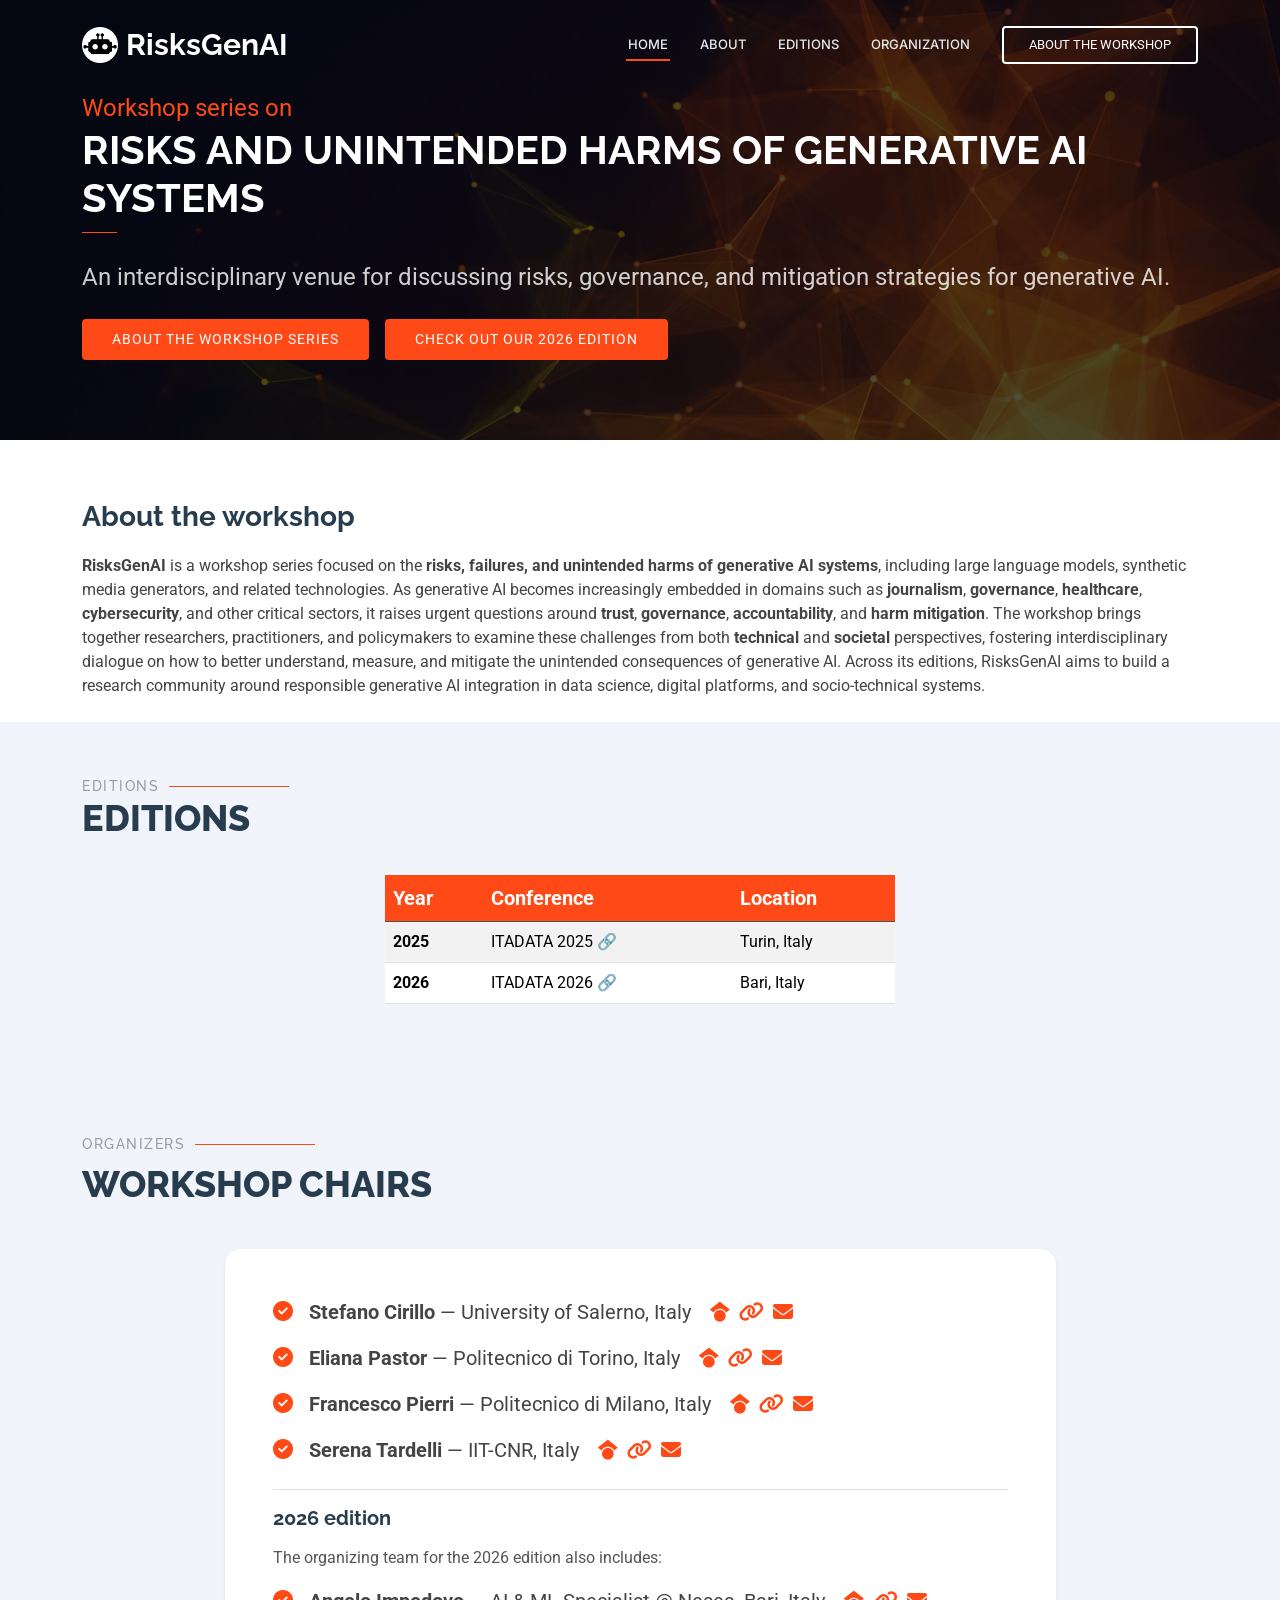
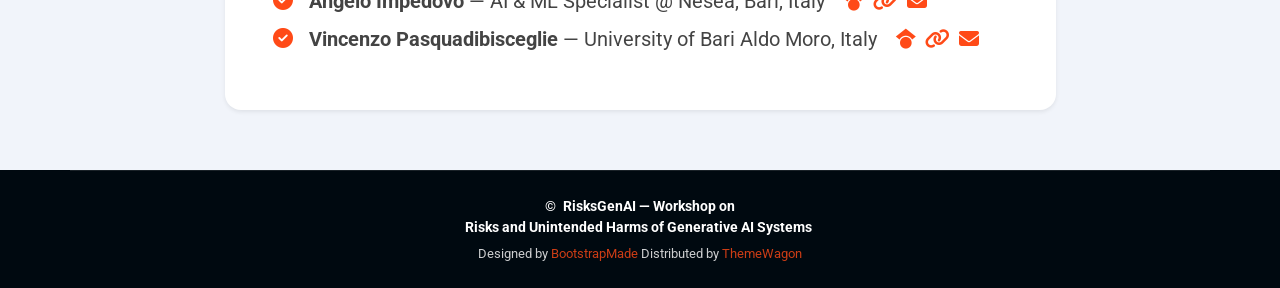
<file: index.html>
<!DOCTYPE html>
<html lang="en">

<head>
  <meta charset="utf-8">
  <meta content="width=device-width, initial-scale=1.0" name="viewport">
  <title>RisksGenAI - Workshop on Risks and Unintended Harms of Generative AI Systems</title>
  <meta name="description"
    content="RisksGenAI is a workshop series on risks, failures, and unintended harms of generative AI systems, bringing together researchers and practitioners across technical, social, and policy perspectives.">
  <meta name="keywords"
    content="RisksGenAI, generative AI, AI risks, unintended harms, workshop, trustworthy AI, AI governance, synthetic media, big data">

  <!-- Favicons -->
  <link href="assets/img/favicon.png" rel="icon">
  <link href="assets/img/apple-touch-icon.png" rel="apple-touch-icon">

  <!-- Fonts -->
  <link href="https://fonts.googleapis.com" rel="preconnect">
  <link href="https://fonts.gstatic.com" rel="preconnect" crossorigin>
  <link
    href="https://fonts.googleapis.com/css2?family=Roboto:ital,wght@0,100;0,300;0,400;0,500;0,700;0,900;1,100;1,300;1,400;1,500;1,700;1,900&family=Raleway:ital,wght@0,100;0,200;0,300;0,400;0,500;0,600;0,700;0,800;0,900;1,100;1,200;1,300;1,400;1,500;1,600;1,700;1,800;1,900&family=Inter:wght@100;200;300;400;500;600;700;800;900&display=swap"
    rel="stylesheet">

  <!-- Vendor CSS Files -->
  <link href="assets/vendor/bootstrap/css/bootstrap.min.css" rel="stylesheet">
  <link href="assets/vendor/bootstrap-icons/bootstrap-icons.css" rel="stylesheet">
  <link href="assets/vendor/aos/aos.css" rel="stylesheet">
  <link rel="stylesheet" href="https://cdnjs.cloudflare.com/ajax/libs/font-awesome/6.5.2/css/all.min.css" />

  <!-- Main CSS File -->
  <link href="assets/css/main.css" rel="stylesheet">
</head>

<body class="index-page">

  <header id="header" class="header d-flex align-items-center fixed-top">
    <div class="container-fluid container-xl position-relative d-flex align-items-center">

      <a href="index.html" class="logo d-flex align-items-center me-auto">
        <img src="assets/img/logo.png" alt="logo">
        <h1 class="sitename">RisksGenAI</h1>
      </a>

      <nav id="navmenu" class="navmenu">
        <ul>
          <li><a href="#hero" class="active">Home</a></li>
          <li><a href="#about">About</a></li>
          <li><a href="#editions">Editions</a></li>
          <li><a href="#organization">Organization</a></li>
        </ul>
        <i class="mobile-nav-toggle d-xl-none bi bi-list"></i>
      </nav>

      <a class="cta-btn menu-more" href="#about">About the workshop</a>
    </div>
  </header>

  <main class="main">

    <!-- Hero Section -->
    <section id="hero" class="hero section dark-background" style="min-height: 20vh;">
      <img src="assets/img/location/landing.png" alt="" data-aos="">

      <div class="container d-flex flex-column align-items-left fs-3">
        <p data-aos=" data-aos-delay="100" style="color: #ff4a17;">Workshop series on</p>
        <h2 class="fs-1" data-aos="" data-aos-delay="100">Risks and Unintended Harms of Generative AI Systems</h2>
        <p data-aos="" data-aos-delay="100" class="line mb-3"></p>
        <p data-aos="" data-aos-delay="200">
          An interdisciplinary venue for discussing risks, governance, and mitigation strategies for generative AI.
        </p>
        <div class="d-flex mt-4" data-aos="" data-aos-delay="300">
          <a href="#about" class="btn-get-started">About the workshop series</a>
          
          <a class="btn-get-started ms-3"
            href="2026/"
            target="_blank"
            rel="noopener noreferrer"
            style="cursor: pointer;">
            Check out our 2026 edition
          </a>
        </div>
      </div>
    </section>
    <!-- /Hero Section -->

    <!-- About Section -->
    <section id="about" class="about section pb-2">
      <div class="container">
        <div class="">
          <div class="" > <!-- data-aos="fade-up" data-aos-duration="550" data-aos-delay="50" -->
            <h3>About the workshop</h3>
            <p>
              <strong>RisksGenAI</strong> is a workshop series focused on the
              <strong>risks, failures, and unintended harms of generative AI systems</strong>,
              including large language models, synthetic media generators, and related technologies.
            
              As generative AI becomes increasingly embedded in domains such as
              <strong>journalism</strong>, <strong>governance</strong>, <strong>healthcare</strong>,
              <strong>cybersecurity</strong>, and other critical sectors, it raises urgent questions around
              <strong>trust</strong>, <strong>governance</strong>, <strong>accountability</strong>,
              and <strong>harm mitigation</strong>.
            
              The workshop brings together researchers, practitioners, and policymakers to examine
              these challenges from both <strong>technical</strong> and <strong>societal</strong> perspectives,
              fostering interdisciplinary dialogue on how to better understand, measure, and mitigate
              the unintended consequences of generative AI.
            
              Across its editions, RisksGenAI aims to build a research community around responsible
              generative AI integration in data science, digital platforms, and socio-technical systems.
            </p>
          </div>

        </div>
      </div>
    </section>
    <!-- /About Section -->

    <!-- Editions Section -->
    <section id="editions" class="section light-background">
      <div class="container section-title" > <!-- data-aos="fade-up" -->
        <h2>Editions</h2>
        <p>EDITIONS</p>
      </div>

      <div class="container col-lg-5" > <!-- data-aos="fade-up" data-aos-delay="100" -->
        <div class="table-responsive ">
          <table class="table table-striped table-hover align-middle">
            <thead class="table-dark fs-5">
              <tr>
                <th scope="col" style="background-color: #ff4a17; color: #ffffff;">Year</th>
                <th scope="col" style="background-color: #ff4a17; color: #ffffff;">Conference</th>
                <th scope="col" style="background-color: #ff4a17; color: #ffffff;">Location</th>
              </tr>
            </thead>
            <tbody>
              <tr onclick="window.open('2025/', '_blank')" style="cursor: pointer;">
                <td><strong>2025</strong></td>
                <td>ITADATA 2025 🔗</td>
                <td>Turin, Italy</td>
              </tr>
              <tr onclick="window.open('2026/', '_blank')" style="cursor: pointer;">
                <td><strong>2026</strong></td>
                <td>ITADATA 2026 🔗</td>
                <td>Bari, Italy</td>
              </tr>
            </tbody>
          </table>
        </div>
      </div>
    </section>
    <!-- /Editions Section -->

    <!-- Organization Section -->
<section id="organization" class="section light-background">
  <div class="container section-title" > <!-- data-aos="fade-up" -->
    <h2>Organizers</h2>
    <p class="mb-2 mt-2">WORKSHOP CHAIRS</p>
  </div>

  <div class="container" > <!-- data-aos="fade-up" data-aos-delay="100" -->
    <div class="row justify-content-center">
      <div class="col-lg-9">
        <div class="p-4 p-lg-5 rounded-4 shadow-sm" style="background-color: #ffffff;">
          
          <ul class="list-unstyled mb-4 fs-5">
            <li class="mb-3 d-flex align-items-start">
              <i class="fa-solid fa-circle-check me-3 mt-1" style="color: #ff4a17;"></i>
              <span>
                <strong>Stefano Cirillo</strong> — University of Salerno, Italy
                &nbsp;
                <a href="https://scholar.google.it/citations?hl=it&user=hp98wacAAAAJ" target="_blank" rel="noopener noreferrer" class="ms-1">
                  <i class="fa-brands fa-google-scholar"></i>
                </a>
                <a href="https://docenti.unisa.it/032633/en/home" target="_blank" rel="noopener noreferrer" class="ms-1">
                  <i class="fa-solid fa-link"></i>
                </a>
                <a href="mailto:scirillo@unisa.it" class="ms-1">
                  <i class="fa-solid fa-envelope"></i>
                </a>
              </span>
            </li>

            <li class="mb-3 d-flex align-items-start">
              <i class="fa-solid fa-circle-check me-3 mt-1" style="color: #ff4a17;"></i>
              <span>
                <strong>Eliana Pastor</strong> — Politecnico di Torino, Italy
                &nbsp;
                <a href="https://scholar.google.it/citations?hl=it&user=rYnakoAAAAAJ" target="_blank" rel="noopener noreferrer" class="ms-1">
                  <i class="fa-brands fa-google-scholar"></i>
                </a>
                <a href="https://elianap.github.io/" target="_blank" rel="noopener noreferrer" class="ms-1">
                  <i class="fa-solid fa-link"></i>
                </a>
                <a href="mailto:eliana.pastor@polito.it" class="ms-1">
                  <i class="fa-solid fa-envelope"></i>
                </a>
              </span>
            </li>

            <li class="mb-3 d-flex align-items-start">
              <i class="fa-solid fa-circle-check me-3 mt-1" style="color: #ff4a17;"></i>
              <span>
                <strong>Francesco Pierri</strong> — Politecnico di Milano, Italy
                &nbsp;
                <a href="https://scholar.google.it/citations?hl=it&user=b17WlbMAAAAJ" target="_blank" rel="noopener noreferrer" class="ms-1">
                  <i class="fa-brands fa-google-scholar"></i>
                </a>
                <a href="https://pierri.faculty.polimi.it/" target="_blank" rel="noopener noreferrer" class="ms-1">
                  <i class="fa-solid fa-link"></i>
                </a>
                <a href="mailto:francesco.pierri@polimi.it" class="ms-1">
                  <i class="fa-solid fa-envelope"></i>
                </a>
              </span>
            </li>

            <li class="mb-3 d-flex align-items-start">
              <i class="fa-solid fa-circle-check me-3 mt-1" style="color: #ff4a17;"></i>
              <span>
                <strong>Serena Tardelli</strong> — IIT-CNR, Italy
                &nbsp;
                <a href="https://scholar.google.it/citations?user=GNDtlNMAAAAJ" target="_blank" rel="noopener noreferrer" class="ms-1">
                  <i class="fa-brands fa-google-scholar"></i>
                </a>
                <a href="https://www.iit.cnr.it/serena.tardelli/" target="_blank" rel="noopener noreferrer" class="ms-1">
                  <i class="fa-solid fa-link"></i>
                </a>
                <a href="mailto:serena.tardelli@iit.cnr.it" class="ms-1">
                  <i class="fa-solid fa-envelope"></i>
                </a>
              </span>
            </li>
          </ul>

          <div class="pt-3 border-top">
            <h5 class="fw-bold mb-3" style="color: #273D4E;">2026 edition</h5>
            <p class="mb-3" style="color: #555;">
              The organizing team for the 2026 edition also includes:
            </p>

            <ul class="list-unstyled mb-0 fs-5">
              <li class="mb-2 d-flex align-items-start">
                <i class="fa-solid fa-circle-check me-3 mt-1" style="color: #ff4a17;"></i>
                <span>
                  <strong>Angelo Impedovo</strong> — AI & ML Specialist @ Nesea, Bari, Italy
                  &nbsp;
                  <a href="https://scholar.google.com/citations?user=H8SVsSIAAAAJ&hl=it" target="_blank" rel="noopener noreferrer" class="ms-1">
                    <i class="fa-brands fa-google-scholar"></i>
                  </a>
                  <a href="https://www.linkedin.com/in/angelo-impedovo/" target="_blank" rel="noopener noreferrer" class="ms-1">
                    <i class="fa-solid fa-link"></i>
                  </a>
                  <a href="mailto:a.impedovo@nesea.it" class="ms-1">
                    <i class="fa-solid fa-envelope"></i>
                  </a>
                </span>
              </li>

              <li class="mb-2 d-flex align-items-start">
                <i class="fa-solid fa-circle-check me-3 mt-1" style="color: #ff4a17;"></i>
                <span>
                  <strong>Vincenzo Pasquadibisceglie</strong> — University of Bari Aldo Moro, Italy
                  &nbsp;
                  <a href="https://scholar.google.com/citations?user=61A90MoAAAAJ&hl=it" target="_blank" rel="noopener noreferrer" class="ms-1">
                    <i class="fa-brands fa-google-scholar"></i>
                  </a>
                  <a href="https://kdde.di.uniba.it/people/vincenzo-pasquadibisceglie/" target="_blank" rel="noopener noreferrer" class="ms-1">
                    <i class="fa-solid fa-link"></i>
                  </a>
                  <a href="mailto:vincenzo.pasquadibisceglie@uniba.it" class="ms-1">
                    <i class="fa-solid fa-envelope"></i>
                  </a>
                </span>
              </li>
            </ul>
          </div>

        </div>
      </div>
    </div>
  </div>
</section>
<!-- /Organization Section -->

  </main>

  <footer id="footer" class="footer dark-background">
    <div class="container copyright text-center">
      <p>© <strong class="px-1 sitename">RisksGenAI — Workshop on <br> Risks and Unintended Harms of Generative AI Systems</strong></p>
      <div class="credits">
        Designed by <a href="https://bootstrapmade.com/" target="_blank" rel="noopener noreferrer">BootstrapMade</a>
        Distributed by <a href="https://themewagon.com" target="_blank" rel="noopener noreferrer">ThemeWagon</a>
      </div>
    </div>
  </footer>

  <!-- Scroll Top -->
  <a href="#" id="scroll-top" class="scroll-top d-flex align-items-center justify-content-center">
    <i class="bi bi-arrow-up-short"></i>
  </a>

  <!-- Preloader -->
  <div id="preloader"></div>

  <!-- Vendor JS Files -->
  <script src="assets/vendor/bootstrap/js/bootstrap.bundle.min.js"></script>
  <script src="assets/vendor/aos/aos.js"></script>

  <!-- Main JS File -->
  <script src="assets/js/main.js"></script>

</body>

</html>
</file>
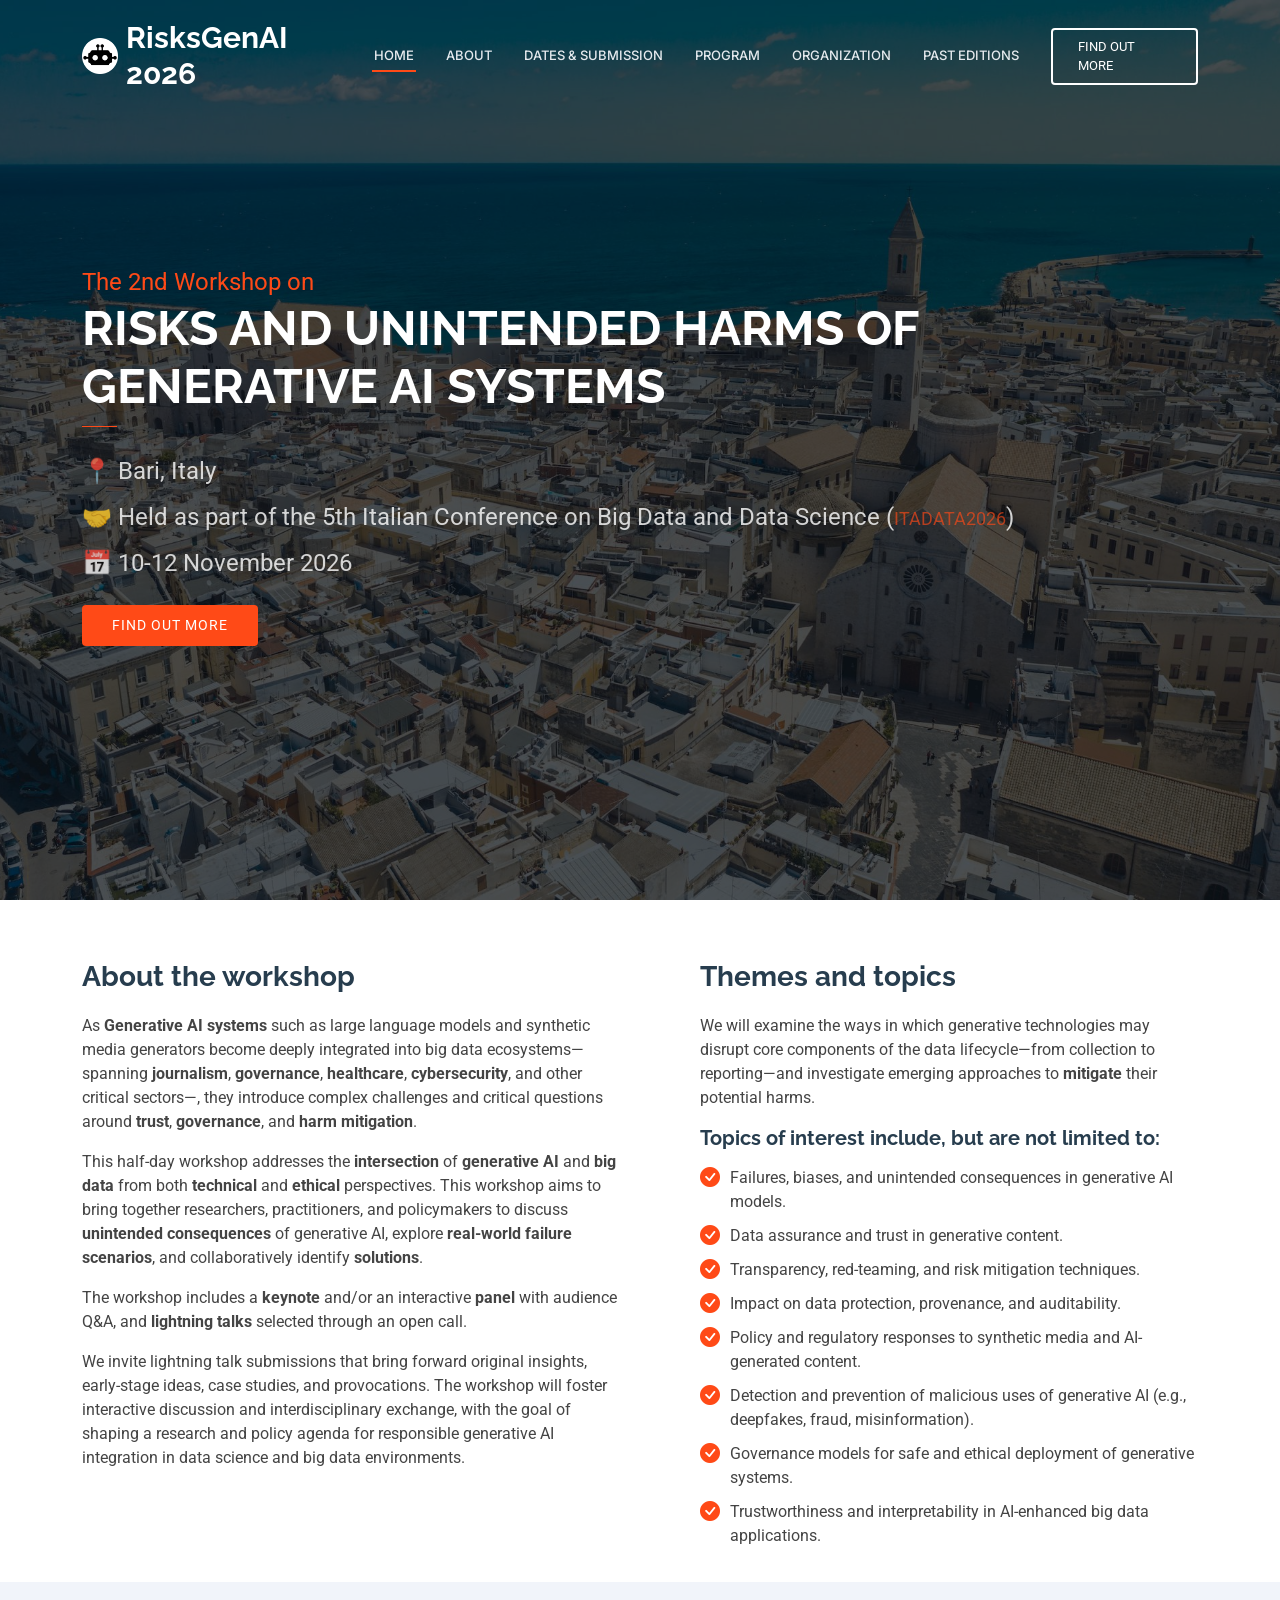
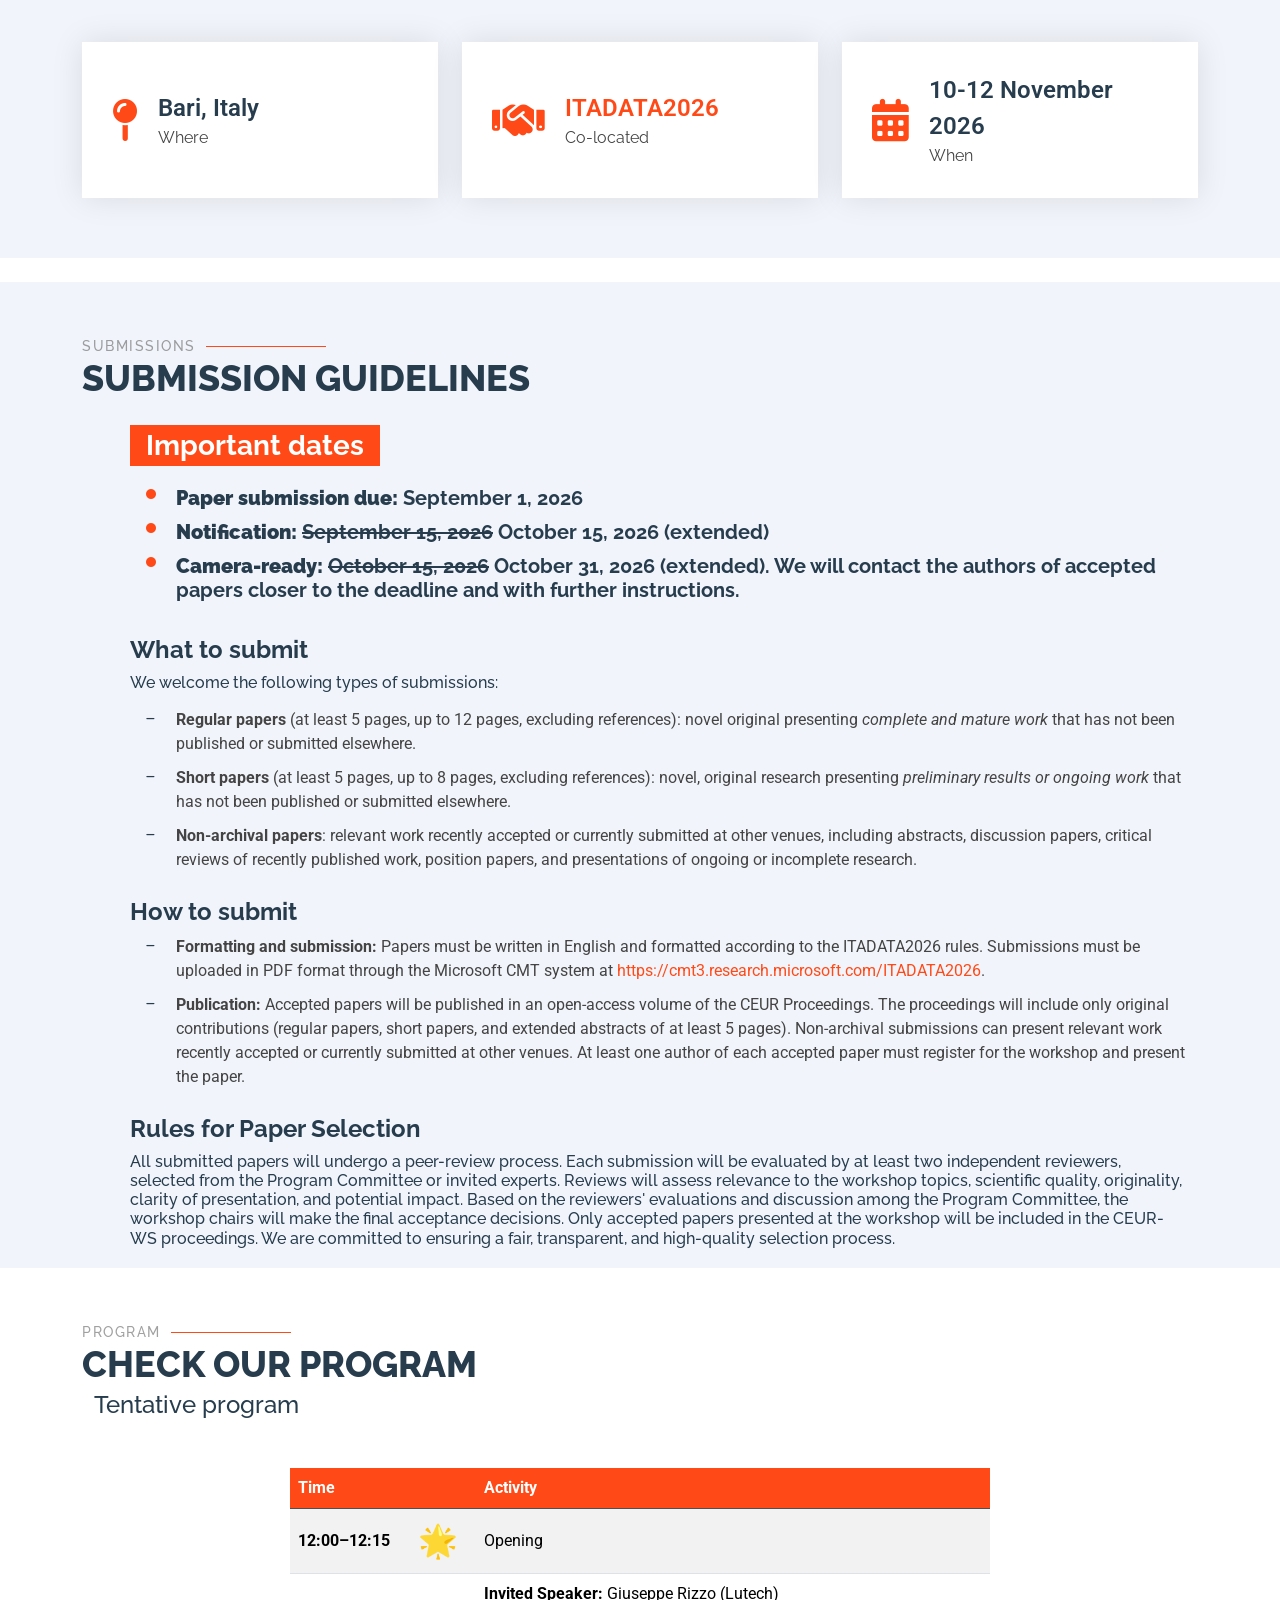
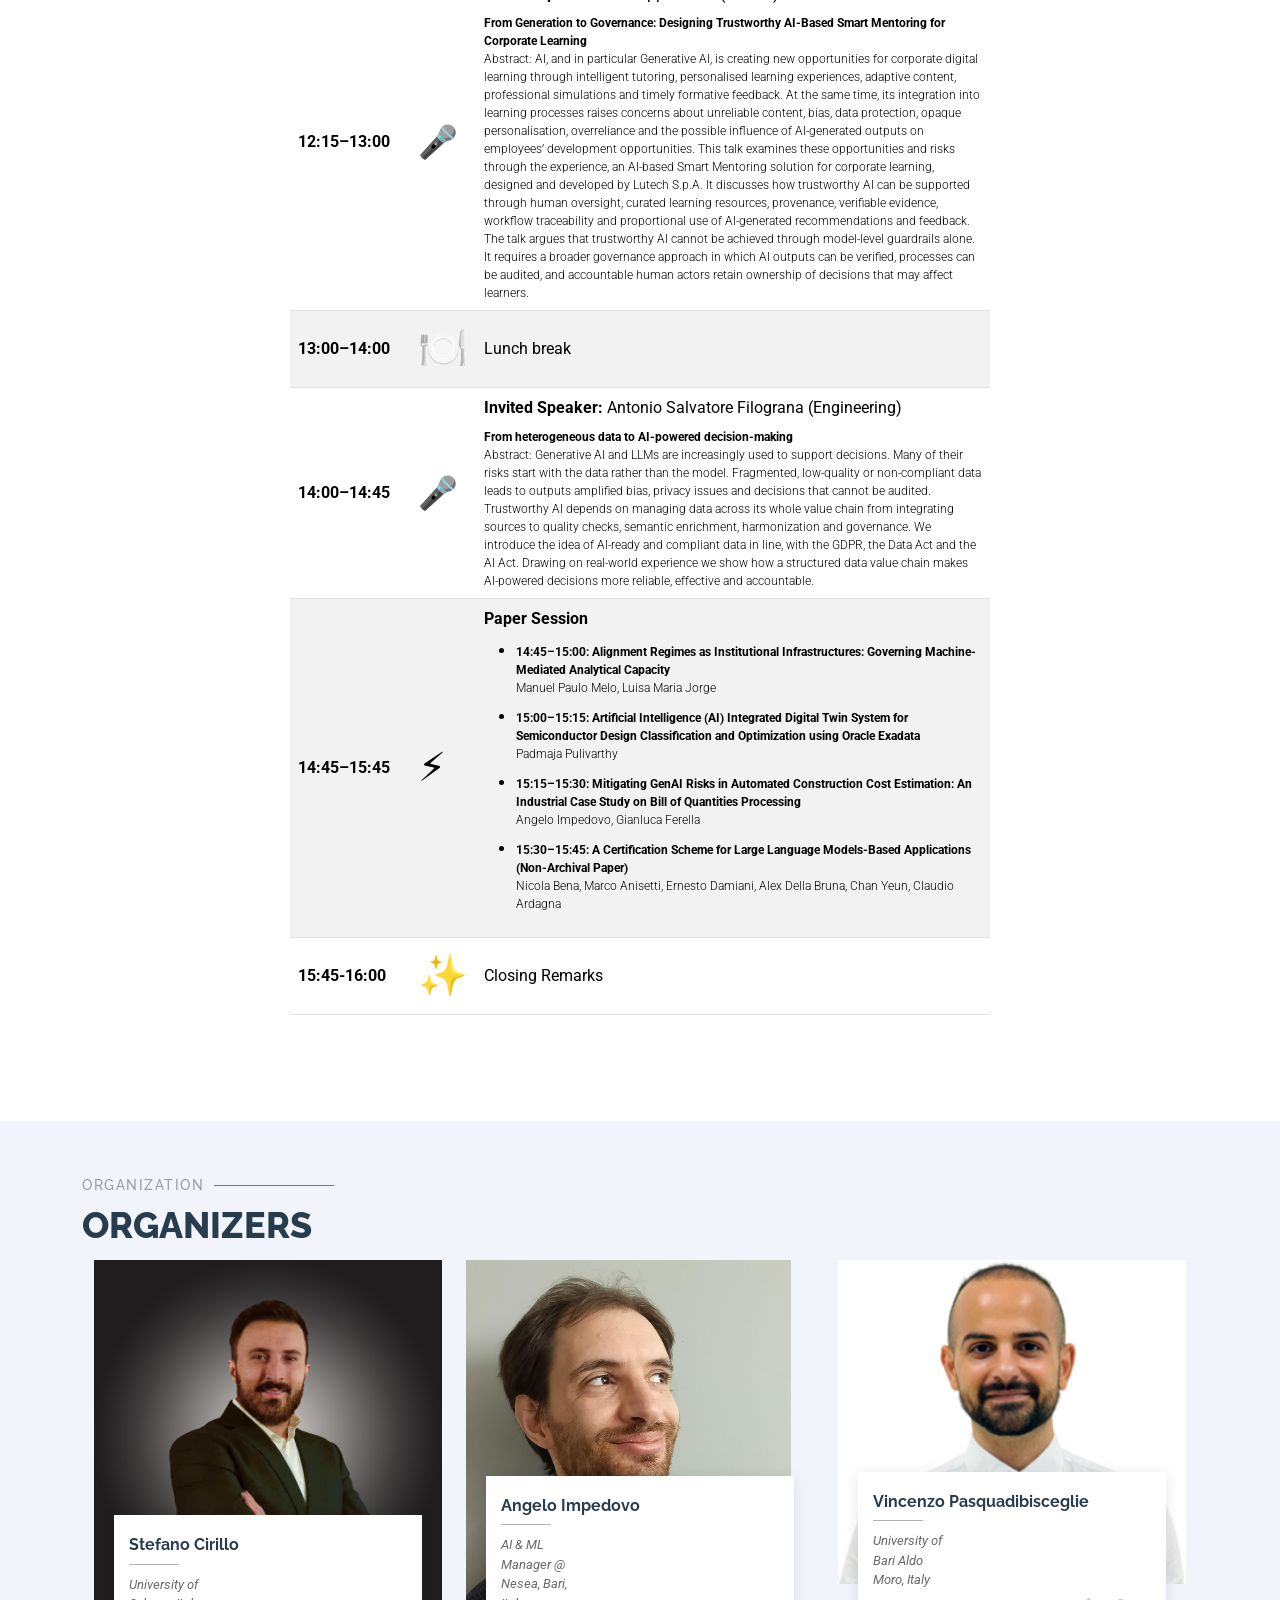
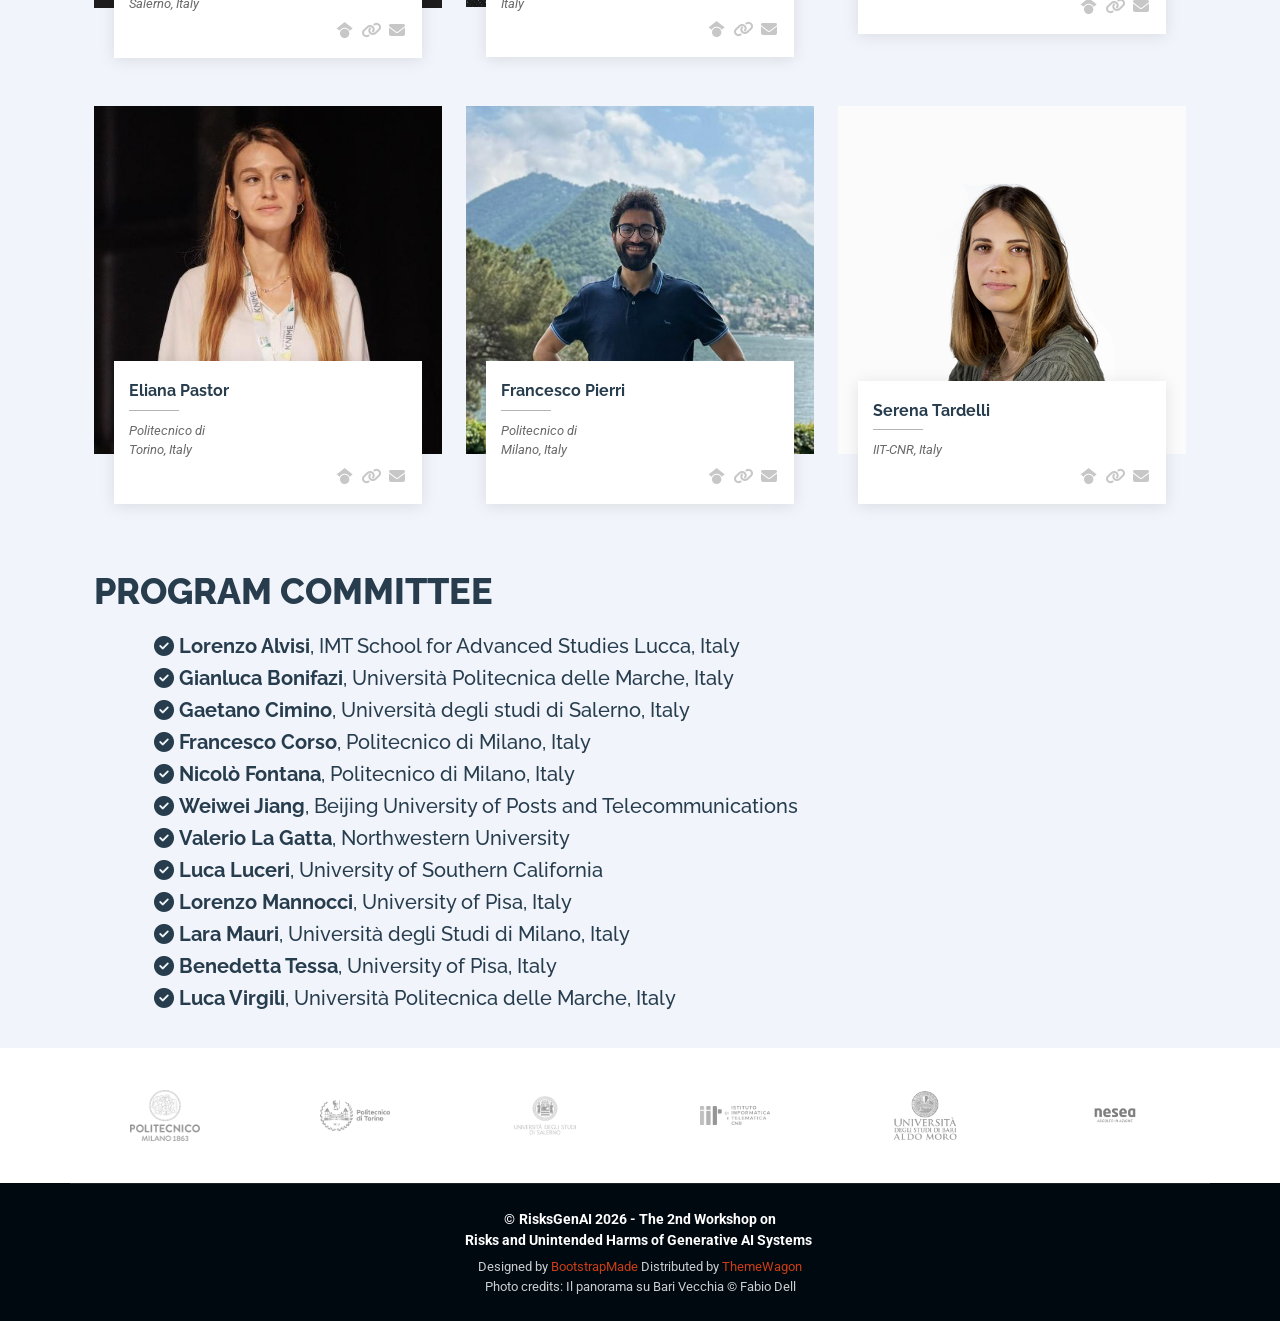
<file: 2026/index.html>
<!DOCTYPE html>
<html lang="en">

<head>
  <meta charset="utf-8">
  <meta content="width=device-width, initial-scale=1.0" name="viewport">
  <title>RisksgenAI 2026 - Workshop on Risks and Unintended Harms of Generative AI Systems</title>
  <meta name="description" content="">
  <meta name="keywords" content="">

  <!-- Favicons -->
  <link href="../assets/img/favicon.png" rel="icon">
  <link href="../assets/img/apple-touch-icon.png" rel="apple-touch-icon">

  <!-- Fonts -->
  <link href="https://fonts.googleapis.com" rel="preconnect">
  <link href="https://fonts.gstatic.com" rel="preconnect" crossorigin>
  <link
    href="https://fonts.googleapis.com/css2?family=Roboto:ital,wght@0,100;0,300;0,400;0,500;0,700;0,900;1,100;1,300;1,400;1,500;1,700;1,900&family=Raleway:ital,wght@0,100;0,200;0,300;0,400;0,500;0,600;0,700;0,800;0,900;1,100;1,200;1,300;1,400;1,500;1,600;1,700;1,800;1,900&family=Inter:wght@100;200;300;400;500;600;700;800;900&display=swap"
    rel="stylesheet">

  <!-- Vendor CSS Files -->
  <link href="../assets/vendor/bootstrap/css/bootstrap.min.css" rel="stylesheet">
  <link href="../assets/vendor/bootstrap-icons/bootstrap-icons.css" rel="stylesheet">
  <link href="../assets/vendor/aos/aos.css" rel="stylesheet">
  <link rel="stylesheet" href="https://cdnjs.cloudflare.com/ajax/libs/font-awesome/6.5.2/css/all.min.css" />


  <!-- Main CSS File -->
  <link href="../assets/css/main.css" rel="stylesheet">

</head>

<body class="index-page">

  <header id="header" class="header d-flex align-items-center fixed-top">
    <div class="container-fluid container-xl position-relative d-flex align-items-center">

      <a href="index.html" class="logo d-flex align-items-center me-auto">
        <img src="../assets/img/logo.png" alt="logo">
        <h1 class="sitename">RisksGenAI 2026</h1>
      </a>

      <nav id="navmenu" class="navmenu">
        <ul>
          <li><a href="#hero" class="active">Home</a></li>
          <li><a href="#about">About</a></li>
          <li><a href="#submissions">Dates & Submission</a></li>
          <li><a href="#program">Program</a></li>
          <li><a href="#organization">Organization</a></li>
          <li><a href="../index.html">Past editions</a></li>
        </ul>
        <i class="mobile-nav-toggle d-xl-none bi bi-list"></i>
      </nav>

      <a class="cta-btn menu-more" href="index.html#about">Find out more</a>

    </div>
  </header>

  <main class="main">

    <!-- Hero Section -->
    <section id="hero" class="hero section dark-background">

      <img src="../assets/img/location/bari-pic.jpeg" alt="" data-aos="fade-in"> <!--../assets/img/hero-bg.jpg 273D4E ff49178f-->

      <div class="container d-flex flex-column align-items-left">
        <p data-aos="fade-up" data-aos-delay="100" style="color: #ff4a17;">The 2nd Workshop on</p>
        <h2 data-aos="fade-up" data-aos-delay="100">Risks and Unintended Harms of Generative AI Systems</h2>
        <p data-aos="fade-up" data-aos-delay="100" class="line mb-3"></p>
        <p data-aos="fade-up" data-aos-delay="200">📍 Bari, Italy </p>
        <p data-aos="fade-up" data-aos-delay="200">🤝 Held as part of the 5th Italian Conference on Big Data and Data
          Science (<a href="https://www.itadata.it/" target="_blank" rel="noopener noreferrer"
            style="font-size: 18px; color: #ff4917a7">ITADATA2026</a>)</p>
        <p data-aos="fade-up" data-aos-delay="200">📅 10-12 November 2026</p>
        <div class="d-flex mt-4" data-aos="fade-up" data-aos-delay="300">
          <a href="#about" class="btn-get-started">Find out more</a>
        </div>
      </div>

    </section><!-- /Hero Section -->

    <!-- About Section -->
    <section id="about" class="about section pb-2">

      <div class="container">

        <div class="row gy-4">
          <div class="col-lg-6" data-aos="fade-up" data-aos-duration="550" data-aos-delay="50">
            <h3>About the workshop</h3>
            <p>As <strong>Generative AI systems</strong> such as large language models and synthetic media generators
              become deeply
              integrated into big data ecosystems—spanning
              <strong>journalism</strong>,
              <strong>governance</strong>, <strong>healthcare</strong>, <strong>cybersecurity</strong>, and other
              critical sectors—, they introduce complex challenges and critical questions around <strong>trust</strong>,
              <strong>governance</strong>, and <strong>harm
                mitigation</strong>.
            </p>
            <p>This half-day workshop addresses the <strong>intersection</strong> of <strong>generative AI</strong> and
              <strong>big data</strong> from both <strong>technical</strong> and
              <strong>ethical</strong> perspectives.
              This workshop aims to bring together researchers, practitioners, and policymakers to discuss
              <strong>unintended
                consequences</strong> of generative AI, explore <strong>real-world failure scenarios</strong>, and
              collaboratively identify
              <strong>solutions</strong>.
            </p>
            <!-- with a focus on its implications for data governance, ethics, legal frameworks, and system trustworthiness. -->
            <p>The workshop includes a <strong>keynote</strong> and/or an interactive <strong>panel</strong> with
              audience Q&A, and <strong>lightning talks</strong>
              selected through an open call.</p>

            <p>
              We invite lightning talk submissions that bring forward original insights, early-stage ideas, case
              studies, and provocations. The workshop will foster interactive discussion and interdisciplinary
              exchange, with the goal of shaping a research and policy agenda for responsible generative AI
              integration in data science and big data environments.
            </p>

          </div>
          <div class="col-lg-6" data-aos="fade-up" data-aos-delay="100">
            <div class="content ps-0 ps-lg-5">
              <h3>Themes and topics</h3>
              <p>We will examine the ways in which generative technologies may disrupt core components of the data
                lifecycle—from collection to reporting—and investigate emerging approaches to <strong>mitigate</strong>
                their potential
                harms.</p>
              <h5 class="mb-3"><strong>Topics of interest include, but are not limited to:</strong></h5>
              <ul>
                <li><i class="bi bi-check-circle-fill"></i> <span></span>Failures, biases, and unintended consequences
                  in generative AI models.</span></li>
                <li><i class="bi bi-check-circle-fill"></i> <span></span>Data assurance and trust in generative
                  content.</span></li>
                <li><i class="bi bi-check-circle-fill"></i> <span></span>Transparency, red-teaming, and risk mitigation
                  techniques.</span></li>
                <li><i class="bi bi-check-circle-fill"></i> <span></span>Impact on data protection, provenance, and
                  auditability.</span></li>
                <li><i class="bi bi-check-circle-fill"></i> <span></span>Policy and regulatory responses to synthetic
                  media and AI-generated content.</span></li>
                <li><i class="bi bi-check-circle-fill"></i> <span></span>Detection and prevention of malicious uses of
                  generative AI (e.g., deepfakes, fraud, misinformation).</span></li>
                <li><i class="bi bi-check-circle-fill"></i> <span></span>Governance models for safe and ethical
                  deployment of generative systems.</span></li>
                <li><i class="bi bi-check-circle-fill"></i> <span></span>Trustworthiness and interpretability in
                  AI-enhanced big data applications.</span></li>
              </ul>
            </div>
          </div>

        </div>
      </div>
      </div>

    </section><!-- /About Section -->

    <!-- Stats Section -->
    <section id="stats" class="stats section light-background">

      <div class="container"> <!-- data-aos="fade-up" data-aos-delay="100" -->

        <div class="row gy-4">

          <div class="col-lg-4 col-md-12 col-sm-12">
            <div class="stats-item d-flex align-items-center w-100 h-100">
              <i class="fa-solid fa-map-pin color-blue flex-shrink-0"></i>
              <div>
                <span class="fs-4">Bari, Italy</span>
                <p>Where</p>
              </div>
            </div>
          </div><!-- End Stats Item -->

          <div class="col-lg-4 col-md-12 col-sm-12">
            <div class="stats-item d-flex align-items-center w-100 h-100">
              <i class="fa-solid fa-handshake color-blue flex-shrink-0"></i>
              <div>
                <span class="fs-4"><a href="https://www.itadata.it/" target="_blank"
                    rel="noopener noreferrer">ITADATA2026</a></span>
                <p>Co-located</p>
              </div>
            </div>
          </div><!-- End Stats Item -->

          <div class="col-lg-4 col-md-12 col-sm-12">
            <div class="stats-item d-flex align-items-center w-100 h-100">
              <i class="fa-solid fa-calendar-days color-blue flex-shrink-0"></i>
              <div>
                <span class="fs-4">10-12 November 2026</span>
                <p>When</p>
              </div>
            </div>
          </div><!-- End Stats Item -->




        </div>

      </div>

    </section><!-- /Stats Section -->

    <!-- Submissions Section -->
    <section id="submissions" class="about section pb-0 light-background mt-4">

      <!-- Section Title -->
      <div class="container section-title pb-1" data-aos="fade-up">
        <h2>Submissions</h2>
        <p class="mb-4">SUBMISSION GUIDELINES</p>

        <div class="container ps-lg-5">


          <h3 class="fw-bold">
            <span class="ps-3 pe-3 pb-1 pt-1"
              style="width: 150px; background-color: #ff4a17; color: #ffffff; ">Important dates</span>
            <div class="content ps-0 ps-lg-3 fs-5 mt-4">
              <ul>
                <li><i class="fa-solid fa-circle" style="top: 0.3em; font-size: 10px;"></i> <strong>Paper submission
                    due: </strong>
                    September 1, 2026</li>
                <li><i class="fa-solid fa-circle" style="top: 0.3em; font-size: 10px;"></i>
                  <strong>Notification:</strong> <del>September 15, 2026</del> October 15, 2026 (extended)
                </li>
                <li><i class="fa-solid fa-circle" style="top: 0.3em; font-size: 10px;"></i>
                  <strong>Camera-ready:</strong> <del>October 15, 2026</del> October 31, 2026 (extended). We will contact the authors of accepted papers closer to the deadline and with further instructions.
                </li>
              </ul>
            </div>

            <h4 class="mt-4 fw-bold">What to submit</h4>
            <h6 class="pb-2">We welcome the following types of submissions:</h6>
            <div class="content ps-0 ps-lg-3">
              <ul class="fs-6">
                <li><i class="fa-solid fa-minus" style="top: 0.5em; font-size: 10px; color: #273D4E"></i>
                  <span></span><strong>Regular papers</strong> (at least 5 pages, up to 12 pages, excluding references):
                  novel original presenting <em>complete and mature work</em> that has not been published or submitted
                  elsewhere.</span>
                </li>
                <li><i class="fa-solid fa-minus" style="top: 0.5em; font-size: 10px; color: #273D4E"></i>
                  <strong>Short papers</strong> (at least 5 pages, up to 8 pages, excluding references): novel, original
                  research presenting <em>preliminary results or ongoing work</em> that has not been published or
                  submitted elsewhere.
                </li>
                <!--<li><i class="fa-solid fa-minus" style="top: 0.5em; font-size: 10px; color: #273D4E"></i>
                  <strong>Extended abstracts</strong> (at least 5 pages, excluding references): ongoing projects, new
                  ideas, or early-stage results.
                </li>-->
                <li><i class="fa-solid fa-minus" style="top: 0.5em; font-size: 10px; color: #273D4E"></i>
                  <strong>Non-archival papers</strong>: relevant work recently accepted or currently
                  submitted at other venues, including abstracts, discussion papers, critical reviews of
                  recently published work, position papers, and presentations of ongoing or incomplete research.
                </li>


              </ul>
            </div>

            <h4 class="mt-3 fw-bold">How to submit</h4>
            <div class="content ps-0 ps-lg-3">
              <ul class="fs-6">
                <li><i class="fa-solid fa-minus" style="top: 0.5em; font-size: 10px; color: #273D4E"></i>
                  <span></span><strong>Formatting and submission:</strong> Papers must be written in English and formatted according to the ITADATA2026 rules. 
                  Submissions must be uploaded in PDF format through the Microsoft CMT system at <a href="https://cmt3.research.microsoft.com/ITADATA2026">https://cmt3.research.microsoft.com/ITADATA2026</a>.
                </li>
                <li><i class="fa-solid fa-minus" style="top: 0.5em; font-size: 10px; color: #273D4E"></i>
                  <span></span><strong>Publication:</strong>
                  Accepted papers will be published in an open-access volume of the CEUR Proceedings. The proceedings
                  will include only original contributions (regular papers, short papers, and extended abstracts of at
                  least 5 pages). Non-archival submissions can present relevant work recently accepted or currently
                  submitted at other venues. At least one author of each accepted paper must register for the workshop
                  and present the paper.
                  </span>
                </li>
              </ul>
            </div>

            <h4 class="mt-3 fw-bold">Rules for Paper Selection</h4>
            <h6 class="pb-2">All submitted papers will undergo a peer-review process. Each submission will be evaluated by at least two independent reviewers, 
                  selected from the Program Committee or invited experts. Reviews will assess relevance to the workshop topics, scientific quality, 
                  originality, clarity of presentation, and potential impact. Based on the reviewers' evaluations and discussion among the Program 
                  Committee, the workshop chairs will make the final acceptance decisions. Only accepted papers presented at the workshop will be 
                  included in the CEUR-WS proceedings. We are committed to ensuring a fair, transparent, and high-quality selection process.</h6>
            

        </div>


      </div><!-- End Section Title -->


    </section><!-- /Submissions Section -->


    <!-- Program Section #273d4e -->
    <section id="program" class="portfolio section">

     
      <div class="container section-title" data-aos="fade-up" data-aos-delay="50">
        <h2>Program</h2>
        <p>CHECK OUR PROGRAM</p>
      

      <div class="container">
        <!--<h4>Join us on Nov X, on day X of the ITADATA conference</h4>-->
        <h4>Tentative program</h4>
        <table class="table table-striped table-hover align-middle w-auto mx-auto mt-5" data-aos="fade-up"
       data-aos-delay="50" style="max-width: 700px;">
          <thead class="table-dark">
            <tr>
              <th scope="col" style="width: 120px; background-color: #ff4a17; color: #ffffff;">Time</th>
              <th scope="col" style="background-color: #ff4a17; color: #ffffff;"></th>
              <th scope="col" style="background-color: #ff4a17; color: #ffffff;">Activity</th>
            </tr>
          </thead>
          <tbody>
            <!-- Opening -->
            <tr>
              <td><strong>12:00–12:15</strong></td>
              <td class="fs-2">🌟</td>
              <td>Opening</td>
            </tr>

            <!-- Invited Speaker 1 -->
            <tr>
              <td><strong>12:15–13:00</strong></td>
              <td class="fs-2">🎤</td>
              <td>
                <span class="fw-bold">Invited Speaker:</span> Giuseppe Rizzo (Lutech)
                <p class="fw-bold tab-text mt-2">From Generation to Governance: Designing Trustworthy AI-Based Smart Mentoring for Corporate Learning</p>
                <p class="tab-text">Abstract: 
                  AI, and in particular Generative AI, is creating new opportunities for corporate digital learning through intelligent tutoring, personalised learning experiences, adaptive content, professional simulations and timely formative feedback. At the same time, its integration into learning processes raises concerns about unreliable content, bias, data protection, opaque personalisation, overreliance and the possible influence of AI-generated outputs on employees’ development opportunities.
                  This talk examines these opportunities and risks through the experience, an AI-based Smart Mentoring solution for corporate learning, designed and developed by Lutech S.p.A. It discusses how trustworthy AI can be supported through human oversight, curated learning resources, provenance, verifiable evidence, workflow traceability and proportional use of AI-generated recommendations and feedback. The talk argues that trustworthy AI cannot be achieved through model-level guardrails alone. It requires a broader governance approach in which AI outputs can be verified, processes can be audited, and accountable human actors retain ownership of decisions that may affect learners.
                </p>
              </td>
            </tr>

            <!-- Lunch break -->
            <tr>
              <td><strong>13:00–14:00</strong></td>
              <td class="fs-1">🍽️</td>
              <td>Lunch break</td>
            </tr>

            <!-- Invited Speaker 2 -->
            <tr>
              <td><strong>14:00–14:45</strong></td>
              <td class="fs-2">🎤</td>
              <td>
                <span class="fw-bold">Invited Speaker:</span> Antonio Salvatore Filograna (Engineering)
                <p class="fw-bold tab-text mt-2">From heterogeneous data to AI-powered decision-making</p>
                <p class="tab-text">Abstract: 
                  Generative AI and LLMs are increasingly used to support decisions. Many of their risks start with the data rather than the model. Fragmented, low‑quality or non‑compliant data leads to outputs amplified bias, privacy issues and decisions that cannot be audited. Trustworthy AI depends on managing data across its whole value chain from integrating sources to quality checks, semantic enrichment, harmonization and governance. We introduce the idea of AI‑ready and compliant data in line, with the GDPR, the Data Act and the AI Act. Drawing on real‑world experience we show how a structured data value chain makes AI‑powered decisions more reliable, effective and accountable.
                </p>
              </td>
            </tr>

            <!-- Paper Session / Afternoon Talks -->
            <tr>
              <td><strong>14:45–15:45</strong></td>
              <td class="fs-1">⚡</td>
              <td>
                <span class="fw-bold">Paper Session</span>
                <ul>
                  <li>
                    <p class="fw-bold tab-text mt-2">14:45–15:00: Alignment Regimes as Institutional Infrastructures: Governing Machine-Mediated Analytical Capacity</p>
                    <p class="tab-text">Manuel Paulo Melo, Luisa Maria Jorge</p>
                  </li>
                  <li>
                    <p class="fw-bold tab-text mt-2">15:00–15:15: Artificial Intelligence (AI) Integrated Digital Twin System for Semiconductor Design Classification and Optimization using Oracle Exadata</p>
                    <p class="tab-text">Padmaja Pulivarthy</p>
                  </li>
                  <li>
                    <p class="fw-bold tab-text mt-2">15:15–15:30: Mitigating GenAI Risks in Automated Construction Cost Estimation: An Industrial Case Study on Bill of Quantities Processing</p>
                    <p class="tab-text">Angelo Impedovo, Gianluca Ferella</p>
                  </li>
                  <li>
                    <p class="fw-bold tab-text mt-2">15:30–15:45: A Certification Scheme for Large Language Models-Based Applications (Non-Archival Paper)</p>
                    <p class="tab-text">Nicola Bena, Marco Anisetti, Ernesto Damiani, Alex Della Bruna, Chan Yeun, Claudio Ardagna</p>
                  </li>
                </ul>
              </td>
            </tr>

            <!-- Closing -->
            <tr>
              <td><strong>15:45-16:00</strong></td>
              <td class="fs-1">✨</td>
              <td>Closing Remarks</td>
            </tr>
          </tbody>
        </table>



        <!-- <p style="margin-top: 60px;">KEYNOTE SPEAKER<br></p> -->


      </div>
</div>
    </section><!-- /Program Section -->

    <!-- Organization Section -->
    <section id="organization" class="team section light-background pb-0">

      <!-- Section Title -->
      <div class="container section-title" data-aos="fade-up">
        <h2>Organization</h2>
        <p class="mb-2 mt-2">ORGANIZERS</p>


        <div class="container">

          <div class="row gy-5 row-cols-1 row-cols-sm-2 row-cols-md-3 row-cols-lg-3">

            <div class="col" data-aos="fade-up" data-aos-delay="50">
              <div class="member">
                <div class="pic"><img src="../assets/img/team/team-sc.png" class="img-fluid" alt=""></div>
                <div class="member-info">
                  <h4>Stefano Cirillo</h4>
                  <span class="maxw-lg-80 maxw-xxl-200 d-block mb-4">University of Salerno, Italy</span>
                  <div class="social d-flex gap-1">
                    <a href="https://scholar.google.it/citations?hl=it&user=hp98wacAAAAJ" target="_blank"
                      rel="noopener noreferrer"><i class="fa-brands fa-google-scholar"></i></a>
                    <a href="https://docenti.unisa.it/032633/en/home" target="_blank" rel="noopener noreferrer"><i
                        class="fa-solid fa-link"></i></a>
                    <a href="mailto:scirillo@unisa.it"><i class="fa-solid fa-envelope"></i></a>
                  </div>
                </div>
              </div>
            </div><!-- End Team Member -->

            <div class="col" data-aos="fade-up" data-aos-delay="50">
              <div class="member">
                <div class="pic"><img src="../assets/img/team/team-ai.jpeg" class="img-fluid"  style="width:93.5%; height:100%; object-fit:cover;" alt=""></div>
                <div class="member-info">
                  <h4>Angelo Impedovo</h4>
                  <span class="maxw-lg-80 maxw-xxl-200 d-block mb-4">	AI & ML Manager @ Nesea, Bari, Italy</span>
                  <div class="social d-flex gap-1">
                    <a href="https://scholar.google.com/citations?user=H8SVsSIAAAAJ&hl=it" target="_blank"
                      rel="noopener noreferrer"><i class="fa-brands fa-google-scholar"></i></a>
                    <a href="https://www.linkedin.com/in/angelo-impedovo/" target="_blank" rel="noopener noreferrer"><i
                        class="fa-solid fa-link"></i></a>
                    <a href="mailto:a.impedovo@nesea.it"><i class="fa-solid fa-envelope"></i></a>
                  </div>
                </div>
              </div>
            </div><!-- End Team Member -->

            <div class="col" data-aos="fade-up" data-aos-delay="50">
              <div class="member">
                <div class="pic"><img src="../assets/img/team/team-vp.jpeg" class="img-fluid" style="width:120%; height:auto;" alt=""></div>
                <div class="member-info">
                  <h4>Vincenzo Pasquadibisceglie</h4>
                  <span class="maxw-lg-80 maxw-xxl-200 d-block mb-4">University of Bari Aldo Moro, Italy</span>
                  <div class="social d-flex gap-1">
                    <a href="https://scholar.google.com/citations?user=61A90MoAAAAJ&hl=it" target="_blank"
                      rel="noopener noreferrer"><i class="fa-brands fa-google-scholar"></i></a>
                    <a href="https://kdde.di.uniba.it/people/vincenzo-pasquadibisceglie/" target="_blank" rel="noopener noreferrer"><i
                        class="fa-solid fa-link"></i></a>
                    <a href="mailto:vincenzo.pasquadibisceglie@uniba.it"><i class="fa-solid fa-envelope"></i></a>
                  </div>
                </div>
              </div>
            </div><!-- End Team Member -->

            <div class="col" data-aos="fade-up" data-aos-delay="50">
              <div class="member">
                <div class="pic"><img src="../assets/img/team/team-ep.jpeg" class="img-fluid" alt=""></div>
                <div class="member-info">
                  <h4>Eliana Pastor</h4>
                  <span class="maxw-lg-80 maxw-xxl-200 d-block mb-4">Politecnico di Torino, Italy</span>
                  <div class="social d-flex gap-1">
                    <a href="https://scholar.google.it/citations?hl=it&user=rYnakoAAAAAJ" target="_blank"
                      rel="noopener noreferrer"><i class="fa-brands fa-google-scholar"></i></a>
                    <a href="https://elianap.github.io/" target="_blank" rel="noopener noreferrer"><i
                        class="fa-solid fa-link"></i></a>
                    <a href="mailto:eliana.pastor@polito.it"><i class="fa-solid fa-envelope"></i></a>
                  </div>
                </div>
              </div>
            </div><!-- End Team Member -->

            <div class="col" data-aos="fade-up" data-aos-delay="100">
              <div class="member">
                <div class="pic"><img src="../assets/img/team/team-fp.png" class="img-fluid" alt=""></div>
                <div class="member-info">
                  <h4>Francesco Pierri</h4>
                  <span class="maxw-lg-80 maxw-xxl-200 d-block mb-4">Politecnico di Milano, Italy</span>
                  <div class="social d-flex gap-1">
                    <a href="https://scholar.google.it/citations?hl=it&user=b17WlbMAAAAJ" target="_blank"
                      rel="noopener noreferrer"><i class="fa-brands fa-google-scholar"></i></a>
                    <a href="https://pierri.faculty.polimi.it/" target="_blank" rel="noopener noreferrer"><i
                        class="fa-solid fa-link"></i></a>
                    <a href="mailto:francesco.pierri@polimi.it"><i class="fa-solid fa-envelope"></i></a>
                  </div>
                </div>
              </div>
            </div><!-- End Team Member -->

            <div class="col" data-aos="fade-up" data-aos-delay="200">
              <div class="member">
                <div class="pic"><img src="../assets/img/team/team-st.png" class="img-fluid" alt=""></div>
                <div class="member-info">
                  <h4>Serena Tardelli</h4>
                  <span class="maxw-lg-80 maxw-xxl-200 d-block mb-4">IIT-CNR, Italy</span>
                  <div class="social d-flex gap-1">
                    <a href="https://scholar.google.it/citations?user=GNDtlNMAAAAJ" target="_blank"
                      rel="noopener noreferrer"><i class="fa-brands fa-google-scholar"></i></a>
                    <a href="https://www.iit.cnr.it/serena.tardelli/" target="_blank" rel="noopener noreferrer"><i
                        class="fa-solid fa-link"></i></a>
                    <a href="mailto:serena.tardelli@iit.cnr.it"><i class="fa-solid fa-envelope"></i></a>
                  </div>
                </div>
              </div>
            </div><!-- End Team Member -->

          </div>


          <p style="margin-top: 60px;">PROGRAM COMMITTEE<br></p>


          <div class="container mt-3">
            <div class="content ps-0 ps-lg-5">

              <!--<h5><i class="fa-solid fa-circle-check"></i> <strong>Name</strong>, Affiliation</h5> -->
              <h5>
                <i class="fa-solid fa-circle-check"></i> <strong>Lorenzo Alvisi</strong>, IMT School for Advanced
                Studies Lucca, Italy
              </h5>
              <h5>
                <i class="fa-solid fa-circle-check"></i> <strong>Gianluca Bonifazi</strong>, Università Politecnica
                delle Marche, Italy
              </h5>
              <h5>
                <i class="fa-solid fa-circle-check"></i> <strong>Gaetano Cimino</strong>, Università degli studi
                di Salerno, Italy
              </h5>
              <h5>
                <i class="fa-solid fa-circle-check"></i> <strong>Francesco Corso</strong>, Politecnico di Milano,
                Italy
              </h5>
              <h5>
                <i class="fa-solid fa-circle-check"></i> <strong>Nicolò Fontana</strong>, Politecnico di Milano,
                Italy
              </h5>
              <h5>
                <i class="fa-solid fa-circle-check"></i> <strong>Weiwei Jiang</strong>, Beijing University of Posts
                and Telecommunications
              </h5>
              <h5>
                <i class="fa-solid fa-circle-check"></i> <strong>Valerio La Gatta</strong>, Northwestern University
              </h5>
              <h5>
                <i class="fa-solid fa-circle-check"></i> <strong>Luca Luceri</strong>, University of Southern
                California
              </h5>
              <h5>
                <i class="fa-solid fa-circle-check"></i> <strong>Lorenzo Mannocci</strong>, University of Pisa,
                Italy
              </h5>
              <h5>
                <i class="fa-solid fa-circle-check"></i> <strong>Lara Mauri</strong>, Università degli Studi di Milano,
                Italy
              </h5>
              <h5>
                <i class="fa-solid fa-circle-check"></i> <strong>Benedetta Tessa</strong>, University of Pisa,
                Italy
              </h5>
              <h5>
                <i class="fa-solid fa-circle-check"></i> <strong>Luca Virgili</strong>, Università Politecnica
                delle Marche, Italy
              </h5>




            </div>
          </div>
        </div><!-- End Section Title -->

      </div>
    </section> <!--/Organization Section -->







    <!-- Sponsors Section -->
    <section id="clients" class="clients section">

      <div class="container" data-aos="fade-up">

        <div class="row gy-4 justify-content-center text-center">

          <div class="col-xl-2 col-md-4 col-sm-6 col-lg-4 col-6 client-logo">
            <img src="../assets/img/ack/polimi.png" class="img-fluid" alt="">
          </div><!-- End Client Item -->

          <div class="col-xl-2 col-md-4 col-sm-6 col-lg-4 col-6 client-logo">
            <img src="../assets/img/ack/polito.png" class="img-fluid" alt="">
          </div><!-- End Client Item -->

          <div class="col-xl-2 col-md-4 col-sm-6 col-lg-4 col-6 client-logo">
            <img src="../assets/img/ack/unisa.png" class="img-fluid" alt="">
          </div><!-- End Client Item -->

          <div class="col-xl-2 col-md-4 col-sm-6 col-lg-4 col-6 client-logo">
            <img src="../assets/img/ack/iit.png" class="img-fluid" alt="">
          </div><!-- End Client Item -->

          <div class="col-xl-2 col-md-4 col-sm-6 col-lg-4 col-6 client-logo">
            <img src="../assets/img/ack/uniba.png" class="img-fluid" alt="">
          </div><!-- End Client Item -->

          <div class="col-xl-2 col-md-4 col-sm-6 col-lg-4 col-6 client-logo">
            <img src="../assets/img/ack/nesea.png" class="img-fluid" alt="">
          </div><!-- End Client Item -->


        </div>

      </div>

    </section><!-- /Clients Section -->


  </main>

  <footer id="footer" class="footer dark-background">


    <div class="container copyright text-center">
      <p>©<strong class="px-1 sitename">RisksGenAI 2026 - The 2nd Workshop on </br> Risks and Unintended Harms of
          Generative AI Systems</strong></p>
      <div class="credits">
        Designed by <a href="https://bootstrapmade.com/" target="_blank" rel="noopener noreferrer">BootstrapMade</a>
        Distributed by <a href="https://themewagon.com" target="_blank" rel="noopener noreferrer">ThemeWagon</a>
        <p>Photo credits: Il panorama su Bari Vecchia © Fabio Dell</p>
      </div>
    </div>

  </footer>

  <!-- Scroll Top -->
  <a href="#" id="scroll-top" class="scroll-top d-flex align-items-center justify-content-center"><i
      class="bi bi-arrow-up-short"></i></a>

  <!-- Preloader -->
  <div id="preloader"></div>

  <!-- Vendor JS Files -->
  <script src="../assets/vendor/bootstrap/js/bootstrap.bundle.min.js"></script>
  <script src="../assets/vendor/aos/aos.js"></script>

  <!-- Main JS File -->
  <script src="../assets/js/main.js"></script>

</body>

</html>
</file>
<file: assets/css/main.css>
/**
* Template Name: Dewi
* Template URL: https://bootstrapmade.com/dewi-free-multi-purpose-html-template/
* Updated: Aug 07 2024 with Bootstrap v5.3.3
* Author: BootstrapMade.com
* License: https://bootstrapmade.com/license/
*/

/*--------------------------------------------------------------
# Font & Color Variables
# Help: https://bootstrapmade.com/color-system/
--------------------------------------------------------------*/
/* Fonts */
:root {
  --default-font: "Roboto",  system-ui, -apple-system, "Segoe UI", Roboto, "Helvetica Neue", Arial, "Noto Sans", "Liberation Sans", sans-serif, "Apple Color Emoji", "Segoe UI Emoji", "Segoe UI Symbol", "Noto Color Emoji";
  --heading-font: "Raleway",  sans-serif;
  --nav-font: "Inter",  sans-serif;
}

/* Global Colors - The following color variables are used throughout the website. Updating them here will change the color scheme of the entire website */
:root { 
  --background-color: #ffffff; /* Background color for the entire website, including individual sections */
  --default-color: #444444; /* Default color used for the majority of the text content across the entire website */
  --heading-color: #273d4e; /* Color for headings, subheadings and title throughout the website */
  --accent-color: #ff4a17; /* Accent color that represents your brand on the website. It's used for buttons, links, and other elements that need to stand out */
  --surface-color: #ffffff; /* The surface color is used as a background of boxed elements within sections, such as cards, icon boxes, or other elements that require a visual separation from the global background. */
  --contrast-color: #ffffff; /* Contrast color for text, ensuring readability against backgrounds of accent, heading, or default colors. */
}

/* Nav Menu Colors - The following color variables are used specifically for the navigation menu. They are separate from the global colors to allow for more customization options */
:root {
  --nav-color: #e5eaee;  /* The default color of the main navmenu links */
  --nav-hover-color: #ff4a17; /* Applied to main navmenu links when they are hovered over or active */
  --nav-mobile-background-color: #ffffff; /* Used as the background color for mobile navigation menu */
  --nav-dropdown-background-color: #ffffff; /* Used as the background color for dropdown items that appear when hovering over primary navigation items */
  --nav-dropdown-color: #444444; /* Used for navigation links of the dropdown items in the navigation menu. */
  --nav-dropdown-hover-color: #ff4a17; /* Similar to --nav-hover-color, this color is applied to dropdown navigation links when they are hovered over. */
}

/* Color Presets - These classes override global colors when applied to any section or element, providing reuse of the sam color scheme. */

.light-background {
  --background-color: #f1f4fa;
  --surface-color: #ffffff;
}

.dark-background {
  --background-color: #000910;
  --default-color: #ffffff;
  --heading-color: #ffffff;
  --surface-color: #28323a;
  --contrast-color: #ffffff;
}

/* Smooth scroll */
:root {
  scroll-behavior: smooth;
}

/*--------------------------------------------------------------
# General Styling & Shared Classes
--------------------------------------------------------------*/
body {
  color: var(--default-color);
  background-color: var(--background-color);
  font-family: var(--default-font);
}

a {
  color: var(--accent-color);
  text-decoration: none;
  transition: 0.3s;
}

a:hover {
  color: color-mix(in srgb, var(--accent-color), transparent 25%);
  text-decoration: none;
}

h1,
h2,
h3,
h4,
h5,
h6 {
  color: var(--heading-color);
  font-family: var(--heading-font);
}

/* PHP Email Form Messages
------------------------------*/
.php-email-form .error-message {
  display: none;
  background: #df1529;
  color: #ffffff;
  text-align: left;
  padding: 15px;
  margin-bottom: 24px;
  font-weight: 600;
}

.php-email-form .sent-message {
  display: none;
  color: #ffffff;
  background: #059652;
  text-align: center;
  padding: 15px;
  margin-bottom: 24px;
  font-weight: 600;
}

.php-email-form .loading {
  display: none;
  background: var(--surface-color);
  text-align: center;
  padding: 15px;
  margin-bottom: 24px;
}

.php-email-form .loading:before {
  content: "";
  display: inline-block;
  border-radius: 50%;
  width: 24px;
  height: 24px;
  margin: 0 10px -6px 0;
  border: 3px solid var(--accent-color);
  border-top-color: var(--surface-color);
  animation: php-email-form-loading 1s linear infinite;
}

@keyframes php-email-form-loading {
  0% {
    transform: rotate(0deg);
  }

  100% {
    transform: rotate(360deg);
  }
}

/* Pulsating Play Button
------------------------------*/
.pulsating-play-btn {
  width: 94px;
  height: 94px;
  background: radial-gradient(var(--accent-color) 50%, color-mix(in srgb, var(--accent-color), transparent 75%) 52%);
  border-radius: 50%;
  display: block;
  position: relative;
  overflow: hidden;
}

.pulsating-play-btn:before {
  content: "";
  position: absolute;
  width: 120px;
  height: 120px;
  animation-delay: 0s;
  animation: pulsate-play-btn 2s;
  animation-direction: forwards;
  animation-iteration-count: infinite;
  animation-timing-function: steps;
  opacity: 1;
  border-radius: 50%;
  border: 5px solid color-mix(in srgb, var(--accent-color), transparent 30%);
  top: -15%;
  left: -15%;
  background: rgba(198, 16, 0, 0);
}

.pulsating-play-btn:after {
  content: "";
  position: absolute;
  left: 50%;
  top: 50%;
  transform: translateX(-40%) translateY(-50%);
  width: 0;
  height: 0;
  border-top: 10px solid transparent;
  border-bottom: 10px solid transparent;
  border-left: 15px solid #fff;
  z-index: 100;
  transition: all 400ms cubic-bezier(0.55, 0.055, 0.675, 0.19);
}

.pulsating-play-btn:hover:before {
  content: "";
  position: absolute;
  left: 50%;
  top: 50%;
  transform: translateX(-40%) translateY(-50%);
  width: 0;
  height: 0;
  border: none;
  border-top: 10px solid transparent;
  border-bottom: 10px solid transparent;
  border-left: 15px solid #fff;
  z-index: 200;
  animation: none;
  border-radius: 0;
}

.pulsating-play-btn:hover:after {
  border-left: 15px solid var(--accent-color);
  transform: scale(20);
}

@keyframes pulsate-play-btn {
  0% {
    transform: scale(0.6, 0.6);
    opacity: 1;
  }

  100% {
    transform: scale(1, 1);
    opacity: 0;
  }
}

/*--------------------------------------------------------------
# Global Header
--------------------------------------------------------------*/
.header {
  --background-color: rgba(0, 0, 0, 0);
  --default-color: #ffffff;
  --heading-color: #ffffff;
  color: var(--default-color);
  background-color: var(--background-color);
  padding: 20px 0;
  transition: all 0.5s;
  z-index: 997;
}

.header .logo {
  line-height: 1;
}

.header .logo img {
  max-height: 36px;
  margin-right: 8px;
}

.header .logo h1 {
  font-size: 30px;
  margin: 0;
  font-weight: 700;
  color: var(--heading-color);
}

.header .cta-btn,
.header .cta-btn:focus {
  color: var(--contrast-color);
  font-size: 13px;
  padding: 7px 25px;
  margin: 0 0 0 30px;
  border-radius: 4px;
  transition: 0.3s;
  text-transform: uppercase;
  border: 2px solid var(--contrast-color);
}

.header .cta-btn:hover,
.header .cta-btn:focus:hover {
  color: var(--contrast-color);
  background: var(--accent-color);
  border-color: var(--accent-color);
}

@media (max-width: 784px) { /* change this for nav 964 */
  .header .logo {
    order: 1;
  }

  .header .cta-btn {
    order: 2;
    margin: 0 15px 0 0;
    padding: 6px 15px;
  }

  .header .navmenu {
    order: 3;
  }
}

.scrolled .header {
  box-shadow: 0px 0 18px rgba(0, 0, 0, 0.1);
}

/* Global Header on Scroll
------------------------------*/
.scrolled .header {
  --background-color: rgba(21, 34, 43, 0.85);
}

/*--------------------------------------------------------------
# Navigation Menu
--------------------------------------------------------------*/

/* Layout Desktop 1200px per allineamento corretto 965 */
@media (min-width: 785px) { /* change this for nav */
  .header-container {
    display: flex;
    align-items: center;
    justify-content: space-between;
  }

  .mobile-nav-toggle {
    display: none;
  }

  .navmenu {
    padding: 0;
  }

  .navmenu ul {
    margin: 0;
    padding: 0;
    display: flex;
    list-style: none;
    align-items: center;
  }

  .navmenu li {
    position: relative;
  }

  .navmenu > ul > li {
    white-space: nowrap;
    padding: 15px 14px;
  }

  .navmenu > ul > li:last-child {
    padding-right: 0;
  }

  .navmenu a,
  .navmenu a:focus {
    color: var(--nav-color);
    font-size: 13px;
    padding: 0 2px;
    font-family: var(--nav-font);
    font-weight: 500;
    display: flex;
    align-items: center;
    justify-content: space-between;
    white-space: nowrap;
    transition: 0.3s;
    position: relative;
    text-transform: uppercase;
  }

  .navmenu a i,
  .navmenu a:focus i {
    font-size: 12px;
    line-height: 0;
    margin-left: 5px;
    transition: 0.3s;
  }

  .navmenu > ul > li > a:before {
    content: "";
    position: absolute;
    height: 2px;
    bottom: -6px;
    left: 0;
    background-color: var(--nav-hover-color);
    visibility: hidden;
    width: 0px;
    transition: all 0.3s ease-in-out 0s;
  }

  .navmenu a:hover:before,
  .navmenu li:hover > a:before,
  .navmenu .active:before {
    visibility: visible;
    width: 100%;
  }

  .navmenu li:hover > a,
  .navmenu .active,
  .navmenu .active:focus {
    color: color-mix(in srgb, var(--nav-color) 90%, white 15%);
  }

  .navmenu .dropdown ul {
    margin: 0;
    padding: 10px 0;
    background: var(--nav-dropdown-background-color);
    display: block;
    position: absolute;
    visibility: hidden;
    left: 14px;
    top: 130%;
    opacity: 0;
    transition: 0.3s;
    border-radius: 4px;
    z-index: 99;
    box-shadow: 0px 0px 30px rgba(0, 0, 0, 0.1);
  }

  .navmenu .dropdown ul li {
    min-width: 100px;
  }

  .navmenu .dropdown ul a {
    padding: 10px 20px;
    font-size: 15px;
    text-transform: none;
    color: var(--nav-dropdown-color);
  }

  .navmenu .dropdown ul a i {
    font-size: 12px;
  }

  .navmenu .dropdown ul a:hover,
  .navmenu .dropdown ul .active:hover,
  .navmenu .dropdown ul li:hover > a {
    color: var(--nav-dropdown-hover-color);
  }

  .navmenu .dropdown:hover > ul {
    opacity: 1;
    top: 100%;
    visibility: visible;
  }

  .navmenu .dropdown .dropdown ul {
    top: 0;
    left: -90%;
    visibility: hidden;
  }

  .navmenu .dropdown .dropdown:hover > ul {
    opacity: 1;
    top: 0;
    left: -100%;
    visibility: visible;
  }
}

/* Mobile Navigation 1000px */
@media (max-width: 784px) { /* change this for nav */
  .mobile-nav-toggle {
    color: var(--nav-color);
    font-size: 28px;
    line-height: 0;
    margin-right: 10px;
    cursor: pointer;
    transition: color 0.3s;
  }

  .navmenu {
    padding: 0;
    z-index: 9997;
  }

  .navmenu ul {
    display: none;
    list-style: none;
    position: absolute;
    inset: 60px 20px 20px 20px;
    padding: 10px 0;
    margin: 0;
    border-radius: 6px;
    background-color: var(--nav-mobile-background-color);
    border: 1px solid color-mix(in srgb, var(--default-color), transparent 90%);
    box-shadow: none;
    overflow-y: auto;
    transition: 0.3s;
    z-index: 9998;
  }

  .navmenu a,
  .navmenu a:focus {
    color: var(--nav-dropdown-color);
    padding: 10px 20px;
    font-family: var(--nav-font);
    font-size: 17px;
    font-weight: 500;
    display: flex;
    align-items: center;
    justify-content: space-between;
    white-space: nowrap;
    transition: 0.3s;
  }

  .navmenu a i,
  .navmenu a:focus i {
    font-size: 12px;
    line-height: 0;
    margin-left: 5px;
    width: 30px;
    height: 30px;
    display: flex;
    align-items: center;
    justify-content: center;
    border-radius: 50%;
    transition: 0.3s;
    background-color: color-mix(in srgb, var(--accent-color), transparent 90%);
  }

  .navmenu a i:hover,
  .navmenu a:focus i:hover {
    background-color: var(--accent-color);
    color: var(--contrast-color);
  }

  .navmenu a:hover,
  .navmenu .active,
  .navmenu .active:focus {
    color: var(--nav-dropdown-hover-color);
  }

  .navmenu .active i,
  .navmenu .active:focus i {
    background-color: var(--accent-color);
    color: var(--contrast-color);
    transform: rotate(180deg);
  }

  .navmenu .dropdown ul {
    position: static;
    display: none;
    z-index: 99;
    padding: 10px 0;
    margin: 10px 20px;
    background-color: var(--nav-dropdown-background-color);
    transition: all 0.5s ease-in-out;
  }

  .navmenu .dropdown ul ul {
    background-color: rgba(33, 37, 41, 0.1);
  }

  .navmenu .dropdown > .dropdown-active {
    display: block;
    background-color: rgba(33, 37, 41, 0.03);
  }

  .mobile-nav-active {
    overflow: hidden;
  }

  .mobile-nav-active .mobile-nav-toggle {
    color: #fff;
    position: absolute;
    font-size: 32px;
    top: 15px;
    right: 15px;
    margin-right: 0;
    z-index: 9999;
  }

  .mobile-nav-active .navmenu {
    position: fixed;
    overflow: hidden;
    inset: 0;
    background: rgba(33, 37, 41, 0.8);
    transition: 0.3s;
  }

  .mobile-nav-active .navmenu > ul {
    display: block;
  }
}


/*--------------------------------------------------------------
# Global Footer
--------------------------------------------------------------*/
.footer {
  color: var(--default-color);
  background-color: var(--background-color);
  font-size: 14px;
  position: relative;
}

.footer .footer-top {
  padding-top: 50px;
  border-top: 1px solid color-mix(in srgb, var(--default-color), transparent 90%);
}

.footer .footer-about .logo {
  line-height: 1;
  margin-bottom: 25px;
}

.footer .footer-about .logo img {
  max-height: 40px;
  margin-right: 6px;
}

.footer .footer-about .logo span {
  font-size: 26px;
  font-weight: 700;
  letter-spacing: 1px;
  font-family: var(--heading-font);
  color: var(--heading-color);
}

.footer .footer-about p {
  font-size: 14px;
  font-family: var(--heading-font);
}

.footer .social-links a {
  display: flex;
  align-items: center;
  justify-content: center;
  width: 40px;
  height: 40px;
  border-radius: 50%;
  border: 1px solid color-mix(in srgb, var(--default-color), transparent 50%);
  font-size: 16px;
  color: color-mix(in srgb, var(--default-color), transparent 30%);
  margin-right: 10px;
  transition: 0.3s;
}

.footer .social-links a:hover {
  color: var(--accent-color);
  border-color: var(--accent-color);
}

.footer h4 {
  font-size: 16px;
  font-weight: bold;
  position: relative;
  padding-bottom: 12px;
}

.footer .footer-links {
  margin-bottom: 30px;
}

.footer .footer-links ul {
  list-style: none;
  padding: 0;
  margin: 0;
}

.footer .footer-links ul i {
  padding-right: 3px;
  font-size: 13px;
  line-height: 0;
  color: var(--accent-color);
}

.footer .footer-links ul li {
  padding: 10px 0;
  display: flex;
  align-items: center;
}

.footer .footer-links ul li:first-child {
  padding-top: 0;
}

.footer .footer-links ul a {
  color: color-mix(in srgb, var(--default-color), transparent 30%);
  display: inline-block;
  line-height: 1;
}

.footer .footer-links ul a:hover {
  color: var(--accent-color);
}

.footer .footer-contact p {
  margin-bottom: 5px;
}

.footer .footer-newsletter .newsletter-form {
  margin-top: 30px;
  margin-bottom: 15px;
  padding: 6px 8px;
  position: relative;
  border-radius: 4px;
  border: 1px solid color-mix(in srgb, var(--default-color), transparent 80%);
  display: flex;
  background-color: var(--background-color);
  transition: 0.3s;
}

.footer .footer-newsletter .newsletter-form:focus-within {
  border-color: var(--accent-color);
}

.footer .footer-newsletter .newsletter-form input[type=email] {
  border: 0;
  padding: 4px;
  width: 100%;
  background-color: var(--background-color);
  color: var(--default-color);
}

.footer .footer-newsletter .newsletter-form input[type=email]:focus-visible {
  outline: none;
}

.footer .footer-newsletter .newsletter-form input[type=submit] {
  border: 0;
  font-size: 16px;
  padding: 0 20px;
  margin: -7px -8px -7px 0;
  background: var(--accent-color);
  color: var(--contrast-color);
  transition: 0.3s;
  border-radius: 0 4px 4px 0;
}

.footer .footer-newsletter .newsletter-form input[type=submit]:hover {
  background: color-mix(in srgb, var(--accent-color), transparent 20%);
}

.footer .copyright {
  padding: 25px 0;
  border-top: 1px solid color-mix(in srgb, var(--default-color), transparent 90%);
}

.footer .copyright p {
  margin-bottom: 0;
}

.footer .credits {
  margin-top: 6px;
  font-size: 13px;
  opacity: 0.8;
}

/*--------------------------------------------------------------
# Preloader
--------------------------------------------------------------*/
#preloader {
  position: fixed;
  inset: 0;
  z-index: 999999;
  overflow: hidden;
  background: var(--background-color);
  transition: all 0.6s ease-out;
}

#preloader:before {
  content: "";
  position: fixed;
  top: calc(50% - 30px);
  left: calc(50% - 30px);
  border: 6px solid #ffffff;
  border-color: var(--accent-color) transparent var(--accent-color) transparent;
  border-radius: 50%;
  width: 60px;
  height: 60px;
  animation: animate-preloader 1.5s linear infinite;
}

@keyframes animate-preloader {
  0% {
    transform: rotate(0deg);
  }

  100% {
    transform: rotate(360deg);
  }
}

/*--------------------------------------------------------------
# Scroll Top Button
--------------------------------------------------------------*/
.scroll-top {
  position: fixed;
  visibility: hidden;
  opacity: 0;
  right: 15px;
  bottom: 15px;
  z-index: 99999;
  background-color: var(--accent-color);
  width: 40px;
  height: 40px;
  border-radius: 4px;
  transition: all 0.4s;
}

.scroll-top i {
  font-size: 24px;
  color: var(--contrast-color);
  line-height: 0;
}

.scroll-top:hover {
  background-color: color-mix(in srgb, var(--accent-color), transparent 20%);
  color: var(--contrast-color);
}

.scroll-top.active {
  visibility: visible;
  opacity: 1;
}

/*--------------------------------------------------------------
# Disable aos animation delay on mobile devices
--------------------------------------------------------------*/
@media screen and (max-width: 768px) {
  [data-aos-delay] {
    transition-delay: 0 !important;
  }
}

/*--------------------------------------------------------------
# Global Page Titles & Breadcrumbs
--------------------------------------------------------------*/
.page-title {
  color: var(--default-color);
  background-color: var(--background-color);
  background-size: cover;
  background-position: center;
  background-repeat: no-repeat;
  padding: 160px 0 80px 0;
  text-align: center;
  position: relative;
}

.page-title:before {
  content: "";
  background: color-mix(in srgb, var(--background-color), transparent 30%);
  position: absolute;
  inset: 0;
}

.page-title h1 {
  font-size: 42px;
  font-weight: 700;
  margin-bottom: 10px;
}

.page-title .breadcrumbs ol {
  display: flex;
  flex-wrap: wrap;
  list-style: none;
  justify-content: center;
  padding: 0;
  margin: 0;
  font-size: 16px;
  font-weight: 400;
}

.page-title .breadcrumbs ol li+li {
  padding-left: 10px;
}

.page-title .breadcrumbs ol li+li::before {
  content: "/";
  display: inline-block;
  padding-right: 10px;
  color: color-mix(in srgb, var(--default-color), transparent 50%);
}

/*--------------------------------------------------------------
# Global Sections
--------------------------------------------------------------*/
section,
.section {
  color: var(--default-color);
  background-color: var(--background-color);
  padding: 60px 0;
  scroll-margin-top: 90px;
  overflow: clip;
}

@media (max-width: 1199px) {

  section,
  .section {
    scroll-margin-top: 76px;
  }
}

/*--------------------------------------------------------------
# Global Section Titles
--------------------------------------------------------------*/
.section-title {
  padding-bottom: 30px;
  position: relative;
}

.section-title h2 {
  font-size: 14px;
  font-weight: 500;
  padding: 0;
  line-height: 1px;
  margin: 0;
  letter-spacing: 1.5px;
  text-transform: uppercase;
  color: color-mix(in srgb, var(--default-color), transparent 50%);
  position: relative;
}

.line {
  content: "";
  width: 35px;
  height: 1px;
  display: inline-block;
  background: var(--accent-color);
  margin: 4px 10px;
}

.section-title h2::after {
  content: "";
  width: 120px;
  height: 1px;
  display: inline-block;
  background: var(--accent-color);
  margin: 4px 10px;
}

.section-title p {
  color: var(--heading-color);
  margin: 0;
  font-size: 36px;
  font-weight: 800;
  text-transform: uppercase;
  font-family: var(--heading-font);
}

.section-title .tab-text {
  color: #000;
  margin: 0;
  font-size: 12px;
  font-weight: 300;
  text-transform: none;
  font-family: var(--default-font);
}

@media (max-width: 768px) {
  .section-title p {
    font-size: 24px;
  }
}

/*--------------------------------------------------------------
# Hero Section
--------------------------------------------------------------*/
.hero {
  width: 100%;
  min-height: 100vh;
  position: relative;
  padding: 80px 0;
  display: flex;
  align-items: center;
  justify-content: center;
}

@media (max-width: 480px) { /* lg 480*/
  .hero { min-height: 90vh; }
}

.hero img {
  position: absolute;
  inset: 0;
  display: block;
  width: 100%;
  height: 100%;
  object-fit: cover;
  z-index: 1;
}

.hero:before {
  content: "";
  background: color-mix(in srgb, var(--background-color), transparent 30%);
  position: absolute;
  inset: 0;
  z-index: 2;
}

.hero .container {
  position: relative;
  z-index: 3;
}

.hero h2 {
  margin: 0;
  font-size: 48px;
  font-weight: 700;
  text-transform: uppercase;
}

.hero p {
  color: color-mix(in srgb, var(--default-color), transparent 20%);
  margin: 10px 0 0 0;
  font-size: 24px;
}

.hero .btn-get-started {
  background: var(--accent-color);
  color: var(--contrast-color);
  font-weight: 400;
  font-size: 14px;
  letter-spacing: 1px;
  display: inline-block;
  padding: 10px 30px;
  border-radius: 4px;
  transition: 0.3s;
  text-transform: uppercase;
}

.hero .btn-get-started:hover {
  background: color-mix(in srgb, var(--accent-color), transparent 20%);
}

.hero .btn-watch-video {
  font-size: 16px;
  transition: 0.5s;
  margin-left: 25px;
  font-weight: 400;
  color: var(--default-color);
}

.hero .btn-watch-video i {
  color: var(--accent-color);
  font-size: 32px;
  transition: 0.3s;
  line-height: 0;
  margin-right: 8px;
}

.hero .btn-watch-video:hover {
  color: var(--accent-color);
}

.hero .btn-watch-video:hover i {
  color: color-mix(in srgb, var(--accent-color), transparent 20%);
}

@media (max-width: 768px) {
  .hero h2 {
    font-size: 32px;
  }

  .hero p {
    font-size: 18px;
  }
}

/*--------------------------------------------------------------
# About Section
--------------------------------------------------------------*/
.about h3 {
  font-weight: 700;
  font-size: 28px;
  margin-bottom: 20px;
}

.about .fst-italic {
  color: color-mix(in srgb, var(--default-color), var(--contrast-color) 50%);
}

.about .content ul {
  list-style: none;
  padding: 0;
}

.about .content ul li {
  padding: 0 0 10px 30px;
  position: relative;
}

.about .content ul i {
  position: absolute;
  font-size: 20px;
  left: 0;
  top: -3px;
  color: var(--accent-color);
}

.about .content p:last-child {
  margin-bottom: 0;
}

.about .pulsating-play-btn {
  position: absolute;
  left: calc(50% - 47px);
  top: calc(50% - 47px);
}

/*--------------------------------------------------------------
# Stats Section
--------------------------------------------------------------*/
.stats .stats-item {
  background-color: var(--surface-color);
  box-shadow: 0px 0 30px rgba(0, 0, 0, 0.1);
  padding: 30px;
}

.stats .stats-item i {
  color: var(--accent-color);
  font-size: 42px;
  line-height: 0;
  margin-right: 20px;
}

.stats .stats-item span {
  color: var(--heading-color);
  font-size: 36px;
  display: block;
  font-weight: 600;
}

.stats .stats-item p {
  padding: 0;
  margin: 0;
  font-family: var(--heading-font);
  font-size: 16px;
}

/*--------------------------------------------------------------
# Services Section
--------------------------------------------------------------*/
.services .img {
  border-radius: 8px;
  overflow: hidden;
}

.services .img img {
  transition: 0.6s;
}

.services .details {
  background: color-mix(in srgb, var(--surface-color), transparent 5%);
  padding: 50px 30px;
  margin: -100px 30px 0 30px;
  transition: all ease-in-out 0.3s;
  position: relative;
  text-align: center;
  border-radius: 8px;
  box-shadow: 0px 0 25px rgba(0, 0, 0, 0.1);
}

.services .details .icon {
  margin: 0;
  width: 72px;
  height: 72px;
  background: var(--accent-color);
  color: var(--contrast-color);
  border: 6px solid var(--contrast-color);
  border-radius: 50px;
  display: flex;
  align-items: center;
  justify-content: center;
  margin-bottom: 20px;
  font-size: 28px;
  transition: ease-in-out 0.3s;
  position: absolute;
  top: -36px;
  left: calc(50% - 36px);
}

.services .details h3 {
  font-weight: 700;
  margin: 10px 0 15px 0;
  font-size: 22px;
  transition: ease-in-out 0.3s;
}

.services .details p {
  color: color-mix(in srgb, var(--default-color), transparent 10%);
  line-height: 24px;
  font-size: 14px;
  margin-bottom: 0;
}

.services .service-item:hover .details h3 {
  color: var(--accent-color);
}

.services .service-item:hover .details .icon {
  background: var(--surface-color);
  border: 2px solid var(--accent-color);
}

.services .service-item:hover .details .icon i {
  color: var(--accent-color);
}

.services .service-item:hover .img img {
  transform: scale(1.2);
}

/*--------------------------------------------------------------
# Clients Section
--------------------------------------------------------------*/
.clients {
  padding: 20px 0;
}

.clients .client-logo {
  display: flex;
  justify-content: center;
  align-items: center;
  overflow: hidden;
}

.clients .client-logo img {
  padding: 20px 40px;
  max-width: 90%;
  transition: 0.3s;
  opacity: 0.5;
  filter: grayscale(100);
}

.clients .client-logo img:hover {
  filter: none;
  opacity: 1;
}

@media (max-width: 640px) {
  .clients .client-logo img {
    padding: 20px;
  }
}

/*--------------------------------------------------------------
# Ack Section
--------------------------------------------------------------*/
.clients .ack {
  width: 300px;
  font-size: 5px;
  justify-content: center;
  align-items: center;
  overflow: hidden;
}

.clients .ack {
  padding: 20px 40px;
  max-width: 90%;
  transition: 0.3s;
  opacity: 0.5;
  filter: grayscale(100);
}

.clients .ack:hover {
  filter: none;
  opacity: 1;
}

@media (max-width: 640px) {
  .clients .ack img {
    padding: 20px;
  }
}

/*--------------------------------------------------------------
# Features Section
--------------------------------------------------------------*/
.features .nav-tabs {
  border: 0;
}

.features .nav-link {
  background-color: var(--surface-color);
  color: var(--heading-color);
  border: 1px solid color-mix(in srgb, var(--default-color), transparent 85%);
  padding: 15px 20px;
  transition: 0.3s;
  border-radius: 0;
  display: flex;
  align-items: center;
  justify-content: center;
  cursor: pointer;
  height: 100%;
}

.features .nav-link i {
  padding-right: 15px;
  font-size: 48px;
}

.features .nav-link h4 {
  font-size: 18px;
  font-weight: 600;
  margin: 0;
}

.features .nav-link:hover {
  color: var(--accent-color);
  border-color: var(--accent-color);
}

.features .nav-link.active {
  background: var(--accent-color);
  color: var(--contrast-color);
  border-color: var(--accent-color);
}

.features .nav-link.active h4 {
  color: var(--contrast-color);
}

@media (max-width: 768px) {
  .features .nav-link i {
    padding: 0;
    line-height: 1;
    font-size: 36px;
  }
}

@media (max-width: 575px) {
  .features .nav-link {
    padding: 15px;
  }

  .features .nav-link i {
    font-size: 24px;
  }
}

.features .tab-content {
  margin-top: 30px;
}

.features .tab-pane h3 {
  color: var(--heading-color);
  font-weight: 700;
  font-size: 26px;
}

.features .tab-pane ul {
  list-style: none;
  padding: 0;
}

.features .tab-pane ul li {
  padding-bottom: 10px;
}

.features .tab-pane ul i {
  font-size: 20px;
  padding-right: 4px;
  color: var(--accent-color);
}

.features .tab-pane p:last-child {
  margin-bottom: 0;
}

/*--------------------------------------------------------------
# Services 2 Section
--------------------------------------------------------------*/
.services-2 .service-item {
  background-color: var(--surface-color);
  padding: 30px;
  border: 1px solid color-mix(in srgb, var(--default-color), transparent 85%);
  transition: 0.3s;
}

.services-2 .service-item .icon {
  font-size: 36px;
  line-height: 0;
  margin-right: 30px;
  color: var(--accent-color);
}

.services-2 .service-item .title {
  font-weight: 700;
  margin-bottom: 15px;
  font-size: 20px;
}

.services-2 .service-item .title a {
  color: var(--heading-color);
}

.services-2 .service-item .description {
  line-height: 24px;
  font-size: 14px;
  margin: 0;
}

.services-2 .service-item:hover {
  border-color: var(--accent-color);
}

.services-2 .service-item:hover .title a {
  color: var(--accent-color);
}

/*--------------------------------------------------------------
# Testimonials Section
--------------------------------------------------------------*/
.testimonials {
  padding: 80px 0;
  position: relative;
}

.testimonials:before {
  content: "";
  background: color-mix(in srgb, var(--background-color), transparent 30%);
  position: absolute;
  inset: 0;
  z-index: 2;
}

.testimonials .testimonials-bg {
  position: absolute;
  inset: 0;
  display: block;
  width: 100%;
  height: 100%;
  object-fit: cover;
  z-index: 1;
}

.testimonials .container {
  position: relative;
  z-index: 3;
}

.testimonials .testimonials-carousel,
.testimonials .testimonials-slider {
  overflow: hidden;
}

.testimonials .testimonial-item {
  text-align: center;
}

.testimonials .testimonial-item .testimonial-img {
  width: 100px;
  border-radius: 50%;
  border: 6px solid color-mix(in srgb, var(--default-color), transparent 85%);
  margin: 0 auto;
}

.testimonials .testimonial-item h3 {
  font-size: 20px;
  font-weight: bold;
  margin: 10px 0 5px 0;
}

.testimonials .testimonial-item h4 {
  font-size: 14px;
  margin: 0 0 15px 0;
  color: color-mix(in srgb, var(--default-color), transparent 40%);
}

.testimonials .testimonial-item .stars {
  margin-bottom: 15px;
}

.testimonials .testimonial-item .stars i {
  color: #ffc107;
  margin: 0 1px;
}

.testimonials .testimonial-item .quote-icon-left,
.testimonials .testimonial-item .quote-icon-right {
  color: color-mix(in srgb, var(--default-color), transparent 40%);
  font-size: 26px;
  line-height: 0;
}

.testimonials .testimonial-item .quote-icon-left {
  display: inline-block;
  left: -5px;
  position: relative;
}

.testimonials .testimonial-item .quote-icon-right {
  display: inline-block;
  right: -5px;
  position: relative;
  top: 10px;
  transform: scale(-1, -1);
}

.testimonials .testimonial-item p {
  font-style: italic;
  margin: 0 auto 15px auto;
}

.testimonials .swiper-wrapper {
  height: auto;
}

.testimonials .swiper-pagination {
  margin-top: 20px;
  position: relative;
}

.testimonials .swiper-pagination .swiper-pagination-bullet {
  width: 12px;
  height: 12px;
  background-color: color-mix(in srgb, var(--default-color), transparent 50%);
  opacity: 0.5;
}

.testimonials .swiper-pagination .swiper-pagination-bullet-active {
  background-color: var(--default-color);
  opacity: 1;
}

@media (min-width: 992px) {
  .testimonials .testimonial-item p {
    width: 80%;
  }
}

/*--------------------------------------------------------------
# Portfolio Section
--------------------------------------------------------------*/
.portfolio .portfolio-filters {
  padding: 0;
  margin: 0 auto 20px auto;
  list-style: none;
  text-align: center;
}

.portfolio .portfolio-filters li {
  cursor: pointer;
  display: inline-block;
  padding: 0;
  font-size: 18px;
  font-weight: 500;
  margin: 0 10px;
  line-height: 1;
  margin-bottom: 5px;
  transition: all 0.3s ease-in-out;
}

.portfolio .portfolio-filters li:hover,
.portfolio .portfolio-filters li.filter-active {
  color: var(--accent-color);
}

.portfolio .portfolio-filters li:first-child {
  margin-left: 0;
}

.portfolio .portfolio-filters li:last-child {
  margin-right: 0;
}

@media (max-width: 575px) {
  .portfolio .portfolio-filters li {
    font-size: 14px;
    margin: 0 5px;
  }
}

.portfolio .portfolio-content {
  position: relative;
  overflow: hidden;
}

.portfolio .portfolio-content img {
  transition: 0.3s;
}

.portfolio .portfolio-content .portfolio-info {
  opacity: 0;
  position: absolute;
  inset: 0;
  z-index: 3;
  transition: all ease-in-out 0.3s;
  background: rgba(0, 0, 0, 0.6);
  padding: 15px;
}

.portfolio .portfolio-content .portfolio-info h4 {
  font-size: 14px;
  padding: 5px 10px;
  font-weight: 400;
  color: #ffffff;
  display: inline-block;
  background-color: var(--accent-color);
}

.portfolio .portfolio-content .portfolio-info p {
  position: absolute;
  bottom: 10px;
  text-align: center;
  display: inline-block;
  left: 0;
  right: 0;
  font-size: 16px;
  font-weight: 600;
  color: rgba(255, 255, 255, 0.8);
}

.portfolio .portfolio-content .portfolio-info .preview-link,
.portfolio .portfolio-content .portfolio-info .details-link {
  position: absolute;
  left: calc(50% - 40px);
  font-size: 26px;
  top: calc(50% - 14px);
  color: #fff;
  transition: 0.3s;
  line-height: 1.2;
}

.portfolio .portfolio-content .portfolio-info .preview-link:hover,
.portfolio .portfolio-content .portfolio-info .details-link:hover {
  color: var(--accent-color);
}

.portfolio .portfolio-content .portfolio-info .details-link {
  left: 50%;
  font-size: 34px;
  line-height: 0;
}

.portfolio .portfolio-content:hover .portfolio-info {
  opacity: 1;
}

.portfolio .portfolio-content:hover img {
  transform: scale(1.1);
}

/*--------------------------------------------------------------
# Team Section
--------------------------------------------------------------*/
.team .member {
  position: relative;
}

.team .member .pic {
  overflow: hidden;
  margin-bottom: 50px;
}

.team .member .member-info {
  background-color: var(--surface-color);
  color: color-mix(in srgb, var(--default-color), transparent 20%);
  box-shadow: 0px 2px 15px rgba(0, 0, 0, 0.1);
  position: absolute;
  bottom: -50px;
  left: 20px;
  right: 20px;
  padding: 20px 15px;
  overflow: hidden;
  transition: 0.5s;
}

.team .member h4 {
  font-weight: 700;
  margin-bottom: 10px;
  font-size: 16px;
  position: relative;
  padding-bottom: 10px;
}

.team .member h4::after {
  content: "";
  position: absolute;
  display: block;
  width: 50px;
  height: 1px;
  background: color-mix(in srgb, var(--default-color), transparent 60%);
  bottom: 0;
  left: 0;
}

.team .member span {
  font-style: italic;
  display: block;
  font-size: 13px;
}

.team .member .social {
  position: absolute;
  right: 15px;
  bottom: 15px;
}

.team .member .social a {
  transition: color 0.3s;
  color: color-mix(in srgb, var(--default-color), transparent 70%);
}

.team .member .social a:hover {
  color: var(--accent-color);
}

.team .member .social i {
  font-size: 16px;
  margin: 0 2px;
}

/*--------------------------------------------------------------
# Contact Section
--------------------------------------------------------------*/
.contact .info-item {
  background-color: var(--surface-color);
  box-shadow: 0px 0px 20px rgba(0, 0, 0, 0.1);
  padding: 24px 0 30px 0;
}

.contact .info-item i {
  font-size: 20px;
  color: var(--accent-color);
  width: 56px;
  height: 56px;
  font-size: 24px;
  display: flex;
  justify-content: center;
  align-items: center;
  border-radius: 4px;
  transition: all 0.3s ease-in-out;
  border-radius: 50%;
  border: 2px dotted color-mix(in srgb, var(--accent-color), transparent 40%);
}

.contact .info-item h3 {
  font-size: 20px;
  color: color-mix(in srgb, var(--default-color), transparent 20%);
  font-size: 18px;
  font-weight: 700;
  margin: 10px 0;
}

.contact .info-item p {
  padding: 0;
  margin-bottom: 0;
  font-size: 14px;
}

.contact .php-email-form {
  background-color: var(--surface-color);
  box-shadow: 0px 0px 20px rgba(0, 0, 0, 0.1);
  height: 100%;
  padding: 30px;
}

@media (max-width: 575px) {
  .contact .php-email-form {
    padding: 20px;
  }
}

.contact .php-email-form input[type=text],
.contact .php-email-form input[type=email],
.contact .php-email-form textarea {
  font-size: 14px;
  padding: 10px 15px;
  box-shadow: none;
  border-radius: 0;
  color: var(--default-color);
  background-color: var(--surface-color);
  border-color: color-mix(in srgb, var(--default-color), transparent 80%);
}

.contact .php-email-form input[type=text]:focus,
.contact .php-email-form input[type=email]:focus,
.contact .php-email-form textarea:focus {
  border-color: var(--accent-color);
}

.contact .php-email-form input[type=text]::placeholder,
.contact .php-email-form input[type=email]::placeholder,
.contact .php-email-form textarea::placeholder {
  color: color-mix(in srgb, var(--default-color), transparent 70%);
}

.contact .php-email-form button[type=submit] {
  color: var(--contrast-color);
  background: var(--accent-color);
  border: 0;
  padding: 10px 30px;
  transition: 0.4s;
  border-radius: 50px;
}

.contact .php-email-form button[type=submit]:hover {
  background: color-mix(in srgb, var(--accent-color), transparent 20%);
}

/*--------------------------------------------------------------
# Portfolio Details Section
--------------------------------------------------------------*/
.portfolio-details .portfolio-details-slider img {
  width: 100%;
}

.portfolio-details .portfolio-details-slider .swiper-pagination {
  margin-top: 20px;
  position: relative;
}

.portfolio-details .portfolio-details-slider .swiper-pagination .swiper-pagination-bullet {
  width: 12px;
  height: 12px;
  background-color: color-mix(in srgb, var(--default-color), transparent 85%);
  opacity: 1;
}

.portfolio-details .portfolio-details-slider .swiper-pagination .swiper-pagination-bullet-active {
  background-color: var(--accent-color);
}

.portfolio-details .portfolio-info {
  background-color: var(--surface-color);
  padding: 30px;
  box-shadow: 0px 0 30px rgba(0, 0, 0, 0.1);
}

.portfolio-details .portfolio-info h3 {
  font-size: 22px;
  font-weight: 700;
  margin-bottom: 20px;
  padding-bottom: 20px;
  border-bottom: 1px solid color-mix(in srgb, var(--default-color), transparent 85%);
}

.portfolio-details .portfolio-info ul {
  list-style: none;
  padding: 0;
  font-size: 15px;
}

.portfolio-details .portfolio-info ul li+li {
  margin-top: 10px;
}

.portfolio-details .portfolio-description {
  padding-top: 30px;
}

.portfolio-details .portfolio-description h2 {
  font-size: 26px;
  font-weight: 700;
  margin-bottom: 20px;
}

.portfolio-details .portfolio-description p {
  padding: 0;
  color: color-mix(in srgb, var(--default-color), transparent 30%);
}

/*--------------------------------------------------------------
# Service Details Section
--------------------------------------------------------------*/
.service-details .services-list {
  background-color: var(--surface-color);
  padding: 10px 30px;
  border: 1px solid color-mix(in srgb, var(--default-color), transparent 90%);
  margin-bottom: 20px;
}

.service-details .services-list a {
  display: block;
  line-height: 1;
  padding: 8px 0 8px 15px;
  border-left: 3px solid color-mix(in srgb, var(--default-color), transparent 70%);
  margin: 20px 0;
  color: color-mix(in srgb, var(--default-color), transparent 20%);
  transition: 0.3s;
}

.service-details .services-list a.active {
  color: var(--heading-color);
  font-weight: 700;
  border-color: var(--accent-color);
}

.service-details .services-list a:hover {
  border-color: var(--accent-color);
}

.service-details .services-img {
  margin-bottom: 20px;
}

.service-details h3 {
  font-size: 26px;
  font-weight: 700;
}

.service-details h4 {
  font-size: 20px;
  font-weight: 700;
}

.service-details p {
  font-size: 15px;
}

.service-details ul {
  list-style: none;
  padding: 0;
  font-size: 15px;
}

.service-details ul li {
  padding: 5px 0;
  display: flex;
  align-items: center;
}

.service-details ul i {
  font-size: 20px;
  margin-right: 8px;
  color: var(--accent-color);
}

/* Bootstrap breakpoints */


@media (min-width: 576px) { /* lg 480*/
  .maxw-lg-80 { max-width: 80px; }
}

@media (min-width: 768px) { /* lg */
  .maxw-lg-80 { max-width: 200px; }
}

@media (min-width: 992px) { /* lg */
  .maxw-lg-80 { max-width: 80px; }
}

@media (min-width: 1200px) { /* xl */
  .maxw-xl-120 { max-width: 120px; }
}

@media (min-width: 1400px) { /* xl */
  .maxw-xxl-200 { max-width: 200px; }
}

@media (min-width: 100px) { /* lg */
  .marl-lg--30 { margin-left: -10px; }
}

@media (min-width: 992px) { /* lg */
  .marl-lg--30 { margin-left: -30px; }
}

@media (max-width: 965px) { /* 500 */
  .menu-more { display: none; }
}
</file>
